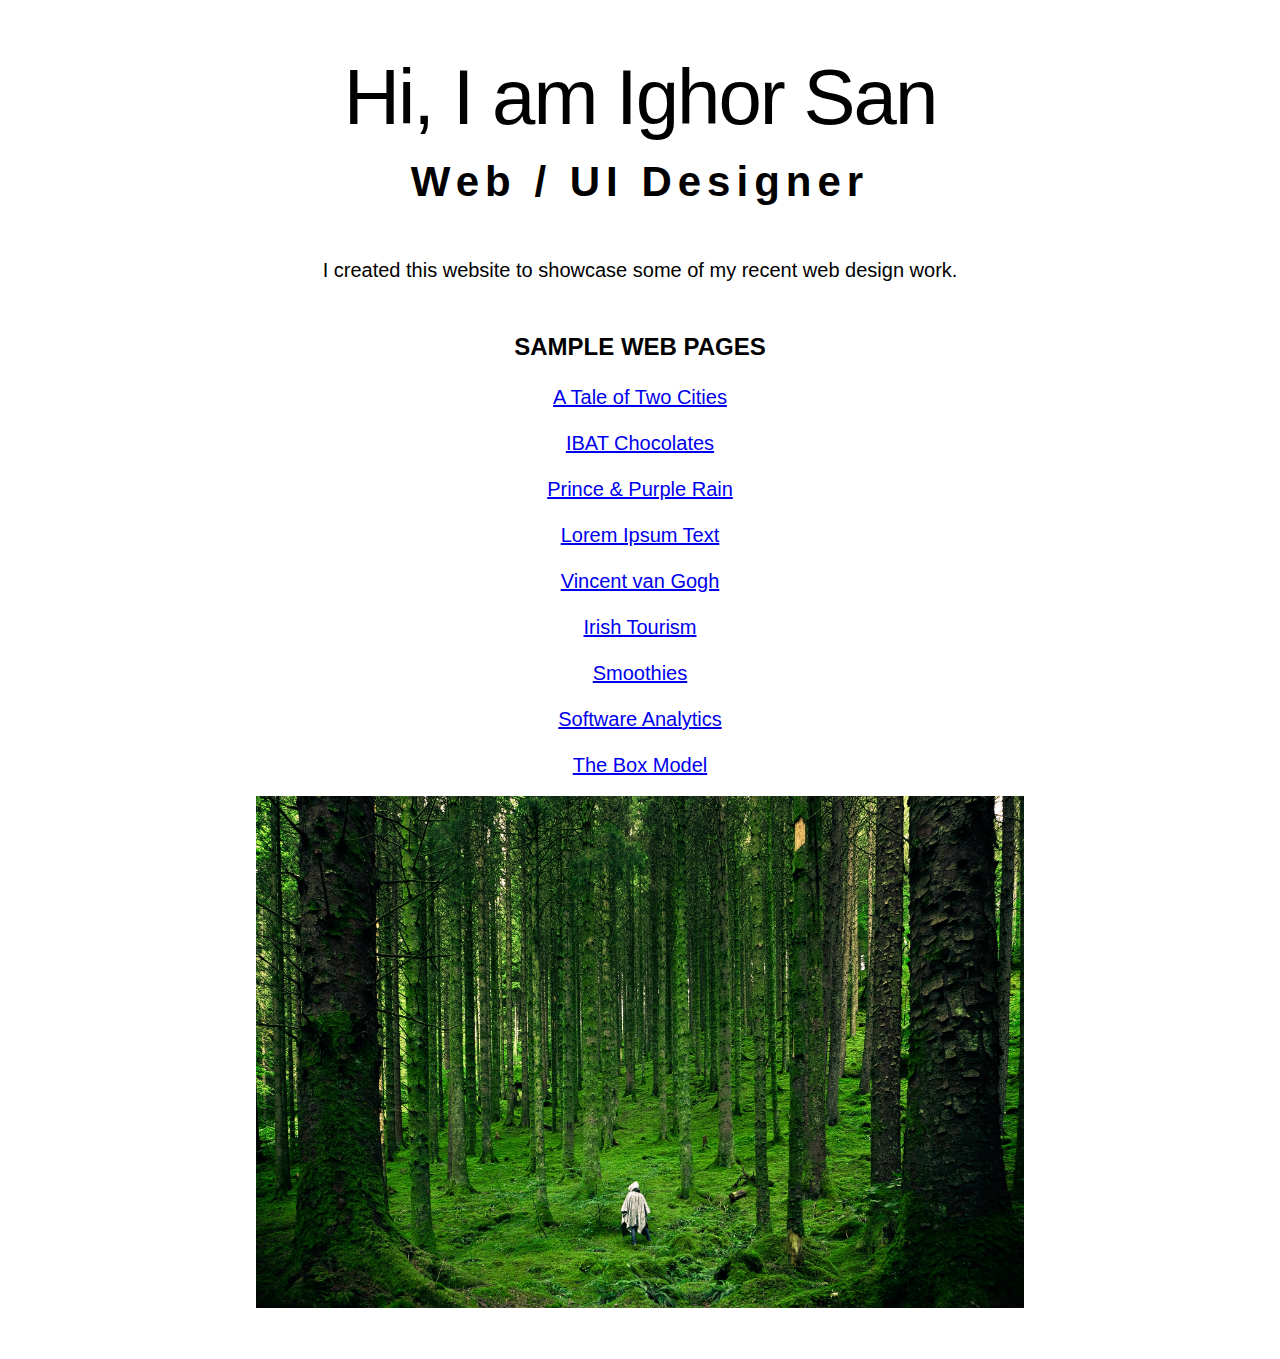
<file: index.html>
<!DOCTYPE html>
<html lang="en">
<head>
    <meta charset="UTF-8">
    <meta http-equiv="X-UA-Compatible" content="IE=edge">
    <meta name="viewport" content="width=device-width, initial-scale=1.0">
    <title>Ighor San | Independent Web and Digital Developer</title>
<meta name="description" content="Freelance Web and Digital Developer crafting innovative online experiences on the web and social media.">
<link rel="stylesheet" href="assets/css/global.css">
</head>

<body>

    <h1>Hi, I am Ighor San</h1>
    
    <h2>Web / UI Designer</h2>

    <p>I created this website to showcase some of my recent web design work.</p>
    
    <h3>Sample Web Pages</h3>
    
    <p><a href="exercises/page-1.html">A Tale of Two Cities</a></p>
    <p><a href="exercises/page-2.html">IBAT Chocolates</a></p>
    <p><a href="exercises/page-3.html">Prince & Purple Rain</a></p>
    <p><a href="exercises/page-4.html">Lorem Ipsum Text</a></p>
    <p><a href="exercises/page-5.html">Vincent van Gogh</a></p> 
    <p><a href="exercises/page-6.html">Irish Tourism</a></p> 
    <p><a href="exercises/page-7.html">Smoothies</a></p> 
    <p><a href="exercises/page-8.html">Software Analytics</a></p>
    <p><a href="exercises/page-9.html">The Box Model</a></p>
    
    <img src="assets/img/pexels-luis-del-río-15286.jpg" alt="Nature">
    <style>

</body>
</html>
</file>
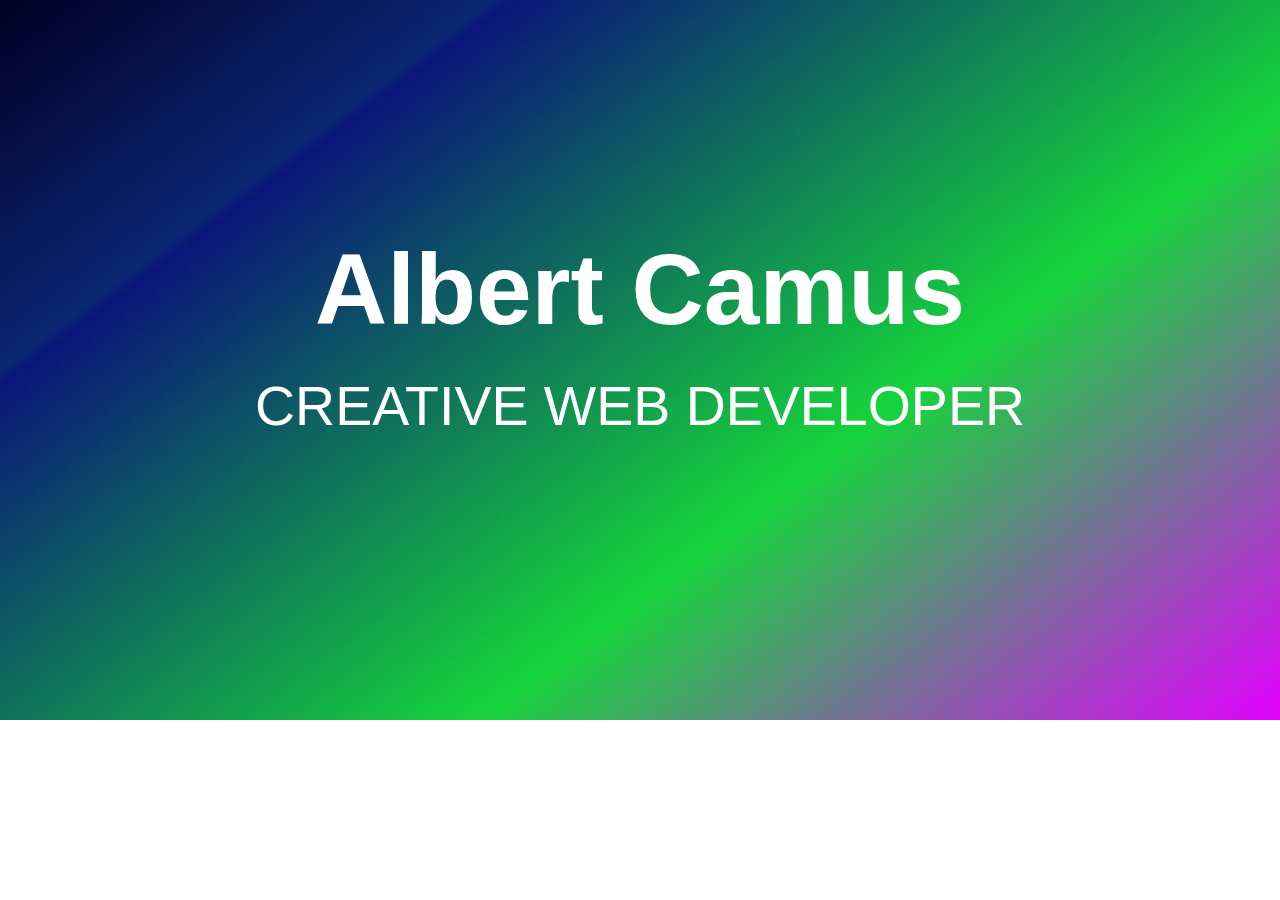
<file: exercises/Hero Block with Text.html>
<!DOCTYPE html>
<html lang="en">
<head>
    <meta charset="UTF-8">
    <meta http-equiv="X-UA-Compatible" content="IE=edge">
    <meta name="viewport" content="width=device-width, initial-scale=1.0">
    <title>Hero Block with Text</title>
    <meta name="description" content="An above-the-fold hero block with animated text and various background colours.">

    <link rel="stylesheet" href="assets/css/hero-text.css">

</head>


<body>

    <!-- hero block -->
    <header class="hero-block text-center">

        <div class="hero-text-container">
            <h1 class="slide-in-top"> Albert Camus</h1>
            <h2 class="slide-in-left">Creative Web Developer</h2>
        </div>

    </header>
    <!-- /hero block -->
    

 

</body>
</html>
</file>
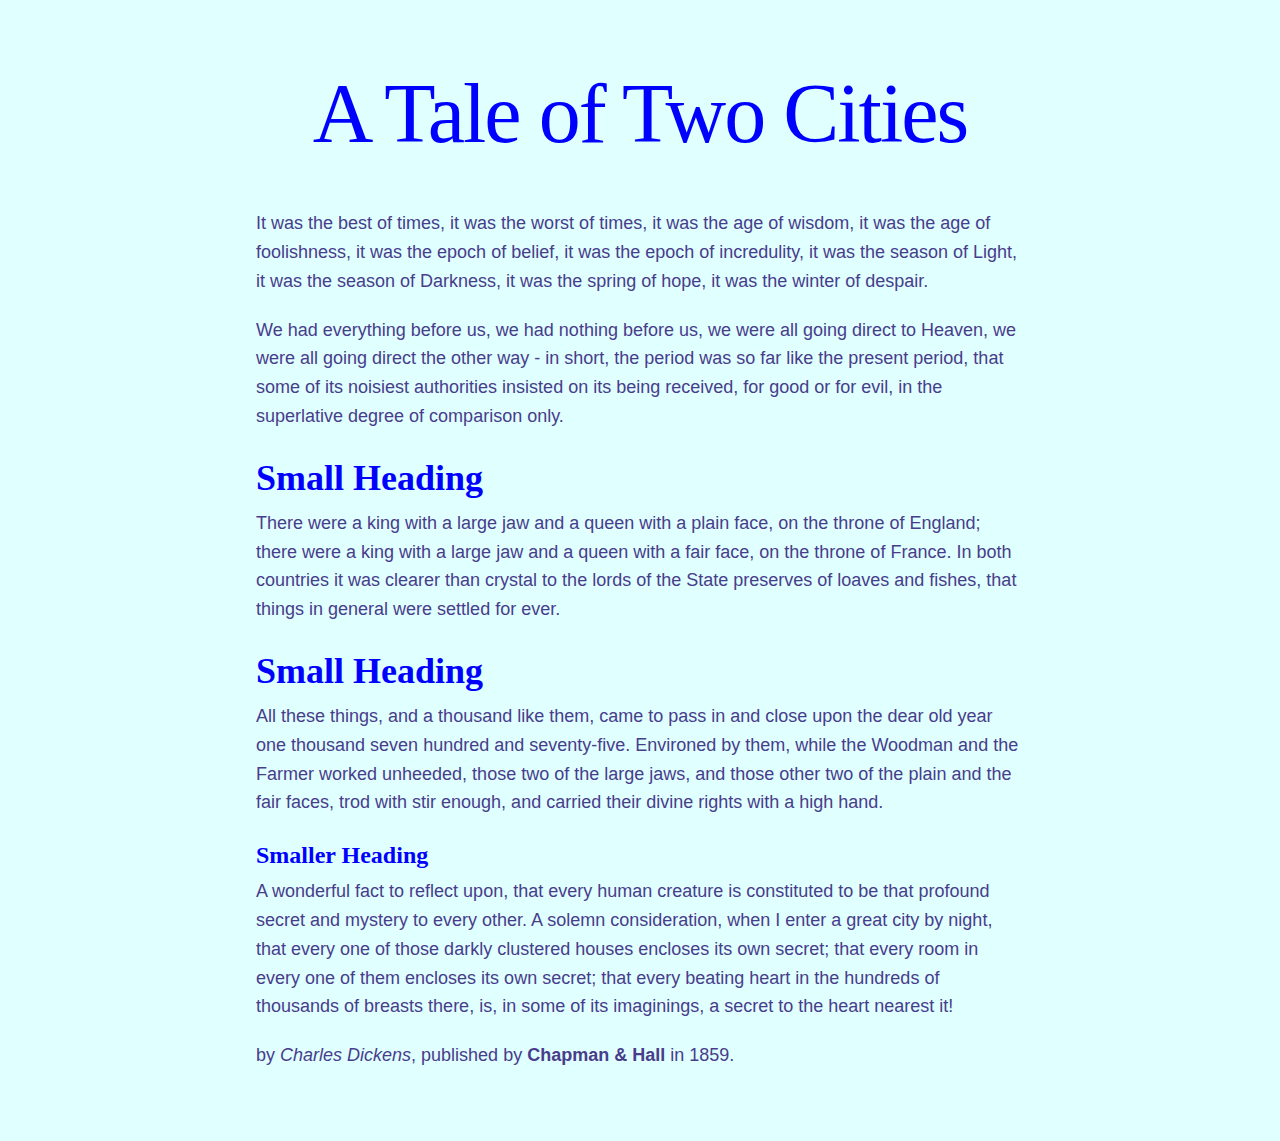
<file: exercises/page-1.html>
<!DOCTYPE html>
<html lang="en">
<head>
    <meta charset="UTF-8">
    <meta http-equiv="X-UA-Compatible" content="IE=edge">
    <meta name="viewport" content="width=device-width, initial-scale=1.0">
    <title>A Tale of Two Cities</title>
    <meta name="description" content="A basic web page containing some text from A Tale of Two Cities, a novel published in 1859 by English author Charles Dickens.">
    <link rel="stylesheet" href="assets/css/style-1.css">
</head>



<body>
 <h1> <A></A> A Tale of Two Cities </h1>

<p>It was the best of times, it was the worst of times, it was the age of wisdom, it was the age of foolishness, it was the epoch of belief, it was the epoch of incredulity, it was the season of Light, it was the season of Darkness, it was the spring of hope, it was the winter of despair.</p>

<p>We had everything before us, we had nothing before us, we were all going direct to Heaven, we were all going direct the other way - in short, the period was so far like the present period, that some of its noisiest authorities insisted on its being received, for good or for evil, in the superlative degree of comparison only.</p>

<h2>Small Heading</h2>
<p>There were a king with a large jaw and a queen with a plain face, on the throne of England; there were a king with a large jaw and a queen with a fair face, on the throne of France. In both countries it was clearer than crystal to the lords of the State preserves of loaves and fishes, that things in general were settled for ever.</p>

<h2>Small Heading</h2>
<p>All these things, and a thousand like them, came to pass in and close upon the dear old year one thousand seven hundred and seventy-five. Environed by them, while the Woodman and the Farmer worked unheeded, those two of the large jaws, and those other two of the plain and the fair faces, trod with stir enough, and carried their divine rights with a high hand.</p>

<h3>Smaller Heading</h3>
<p>A wonderful fact to reflect upon, that every human creature is constituted to be that profound secret and mystery to every other. A solemn consideration, when I enter a great city by night, that every one of those darkly clustered houses encloses its own secret; that every room in every one of them encloses its own secret; that every beating heart in the hundreds of thousands of breasts there, is, in some of its imaginings, a secret to the heart nearest it!</p>

<p>by <i>Charles Dickens</i>, published by <b>Chapman & Hall</b> in 1859.</p>
    

</body>
</html>
</file>
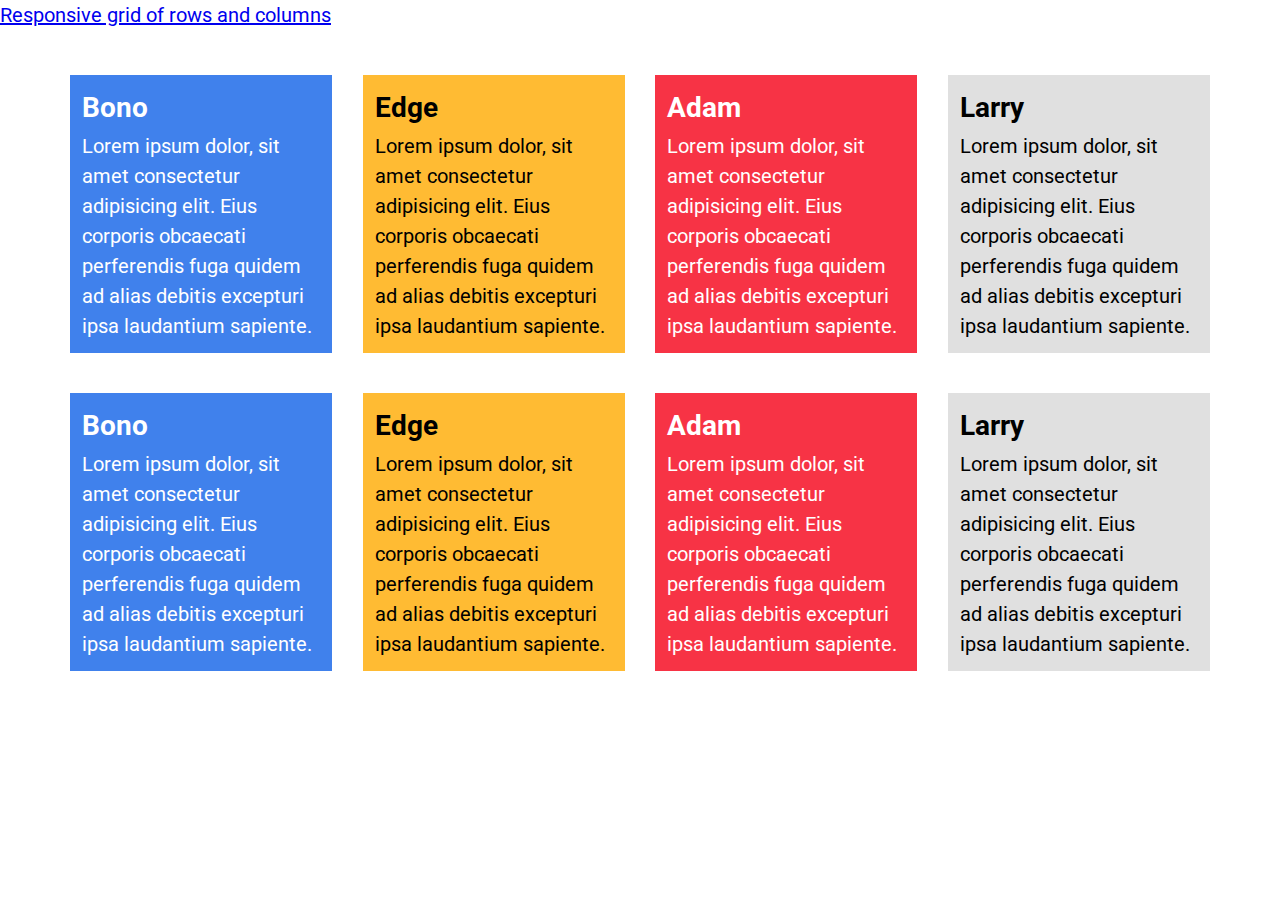
<file: exercises/page-11.html>
<!DOCTYPE html>
<html lang="en">
<head>
    <meta charset="UTF-8">
    <meta name="viewport" content="width=device-width, initial-scale=1.0">

    <title>HTML5 Sample Flexbox Web Page: Four-column Layout.</title>
    <meta name="description" content="Using CSS flexbox to create a web page with a four-column layout."> 

    <link rel="stylesheet" href="assets/css/style-11.css">

    <!-- Google Fonts -->
    <link rel="preconnect" href="https://fonts.gstatic.com">
    <link href="https://fonts.googleapis.com/css2?family=Roboto:ital,wght@0,400;0,700;1,400;1,700&display=swap" rel="stylesheet"> 
    <p><a href="exercises/page-11.html">Responsive grid of rows and columns</a></p>

</head>


<body>
    <main>
        <article>
        
            <section>
<div class="container-flexbox">

    <div class="bono">  
        <h3>Bono</h3>
        <p>Lorem ipsum dolor, sit amet consectetur adipisicing elit. Eius corporis obcaecati perferendis fuga quidem ad alias debitis excepturi ipsa laudantium sapiente.</p> 
    </div>

    
    <div class="edge">
        <h3>Edge</h3>
        <p>Lorem ipsum dolor, sit amet consectetur adipisicing elit. Eius corporis obcaecati perferendis fuga quidem ad alias debitis excepturi ipsa laudantium sapiente.</p> 
    </div>
    
    <div class="adam">
        <h3>Adam</h3>
        <p>Lorem ipsum dolor, sit amet consectetur adipisicing elit. Eius corporis obcaecati perferendis fuga quidem ad alias debitis excepturi ipsa laudantium sapiente.</p> 
    </div>
    
    <div class="larry">
        <h3>Larry</h3>
        <p>Lorem ipsum dolor, sit amet consectetur adipisicing elit. Eius corporis obcaecati perferendis fuga quidem ad alias debitis excepturi ipsa laudantium sapiente.</p> 
    </div>


    <div class="bono">  
        <h3>Bono</h3>
        <p>Lorem ipsum dolor, sit amet consectetur adipisicing elit. Eius corporis obcaecati perferendis fuga quidem ad alias debitis excepturi ipsa laudantium sapiente.</p> 
    </div>

    
    <div class="edge">
        <h3>Edge</h3>
        <p>Lorem ipsum dolor, sit amet consectetur adipisicing elit. Eius corporis obcaecati perferendis fuga quidem ad alias debitis excepturi ipsa laudantium sapiente.</p> 
    </div>
    
    <div class="adam">
        <h3>Adam</h3>
        <p>Lorem ipsum dolor, sit amet consectetur adipisicing elit. Eius corporis obcaecati perferendis fuga quidem ad alias debitis excepturi ipsa laudantium sapiente.</p> 
    </div>
    
    <div class="larry">
        <h3>Larry</h3>
        <p>Lorem ipsum dolor, sit amet consectetur adipisicing elit. Eius corporis obcaecati perferendis fuga quidem ad alias debitis excepturi ipsa laudantium sapiente.</p> 
    </div>

</div>    

</section>

</article>
</main>

</body>
</html>
</file>
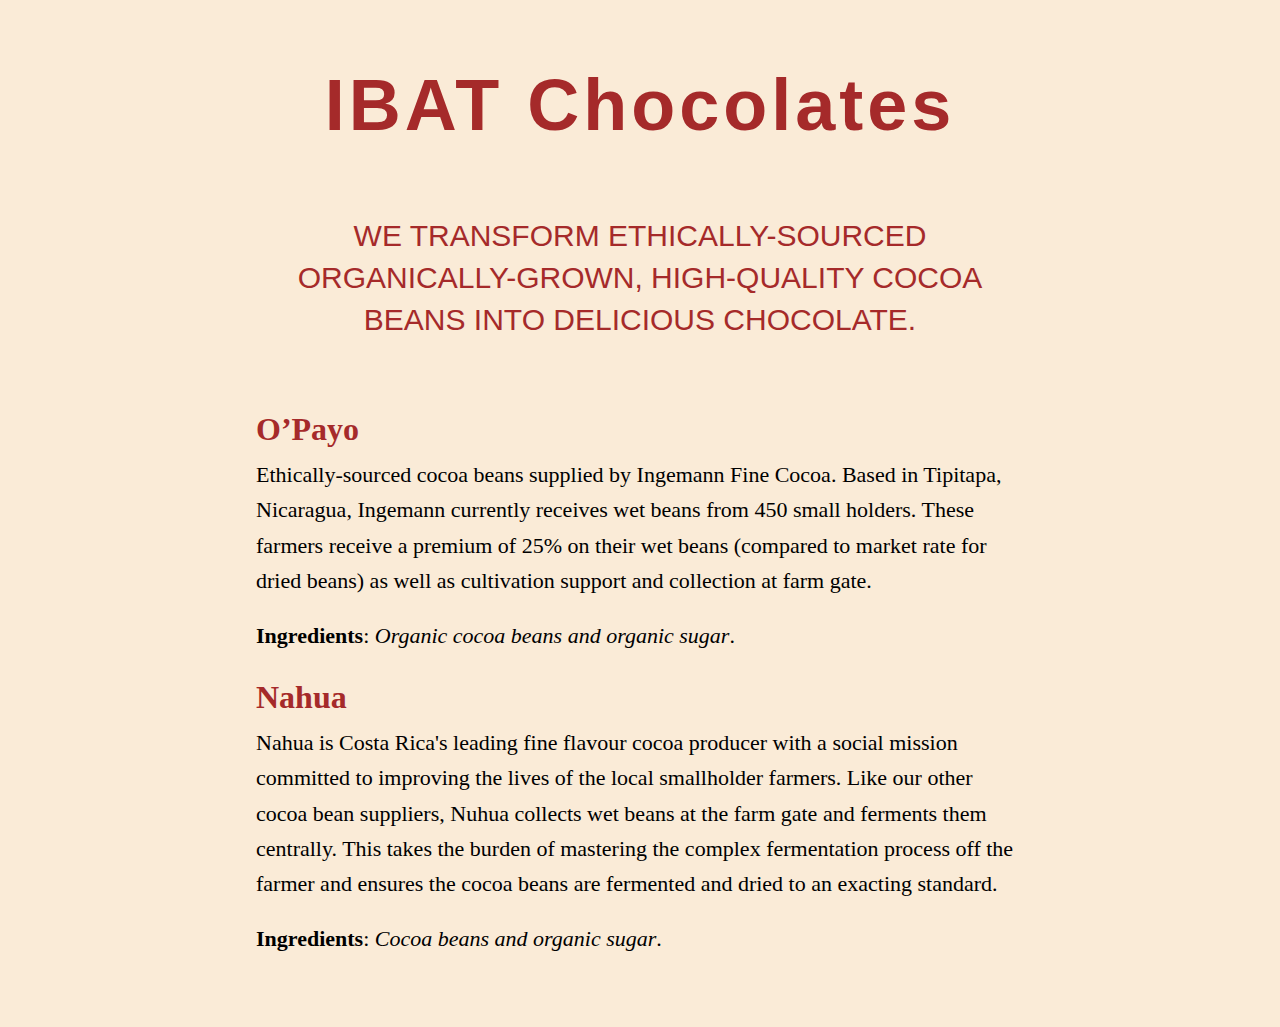
<file: exercises/page-2.html>
<!DOCTYPE html>
<html lang="en">
<head>
    <meta charset="UTF-8">
    <meta http-equiv="X-UA-Compatible" content="IE=edge">
    <meta name="viewport" content="width=
    
    , initial-scale=1.0">
    <title>ibat chocolates</title>
    <meta name="description" content="We transform ethically-sourced organically-grown, high-quality cocoa beans into delicious chocolate.">
    <link rel="stylesheet" href="assets/css/style-2.css"> 
</head>



<body>
    <h1>IBAT Chocolates</h1>

    <h2>We transform ethically-sourced organically-grown, high-quality cocoa beans into delicious chocolate.</h2>
    
    <h3>O’Payo</h3>
    <p>Ethically-sourced cocoa beans supplied by Ingemann Fine Cocoa. Based in Tipitapa, Nicaragua, Ingemann currently receives wet beans from 450 small holders. These farmers receive a premium of 25% on their wet beans (compared to market rate for dried beans) as well as cultivation support and collection at farm gate.</p>
    
    <p><b>Ingredients</b>: <i>Organic cocoa beans and organic sugar</i>.</p>
    
    <h3>Nahua</h3>
    <p>Nahua is Costa Rica's leading fine flavour cocoa producer with a social mission committed to improving the lives of the local smallholder farmers. Like our other cocoa bean suppliers, Nuhua collects wet beans at the farm gate and ferments them centrally. This takes the burden of mastering the complex fermentation process off the farmer and ensures the cocoa beans are fermented and dried to an exacting standard.</p>
    
    <p><b>Ingredients</b>: <i>Cocoa beans and organic sugar</i>.</p>   

</body>
</html>
</file>
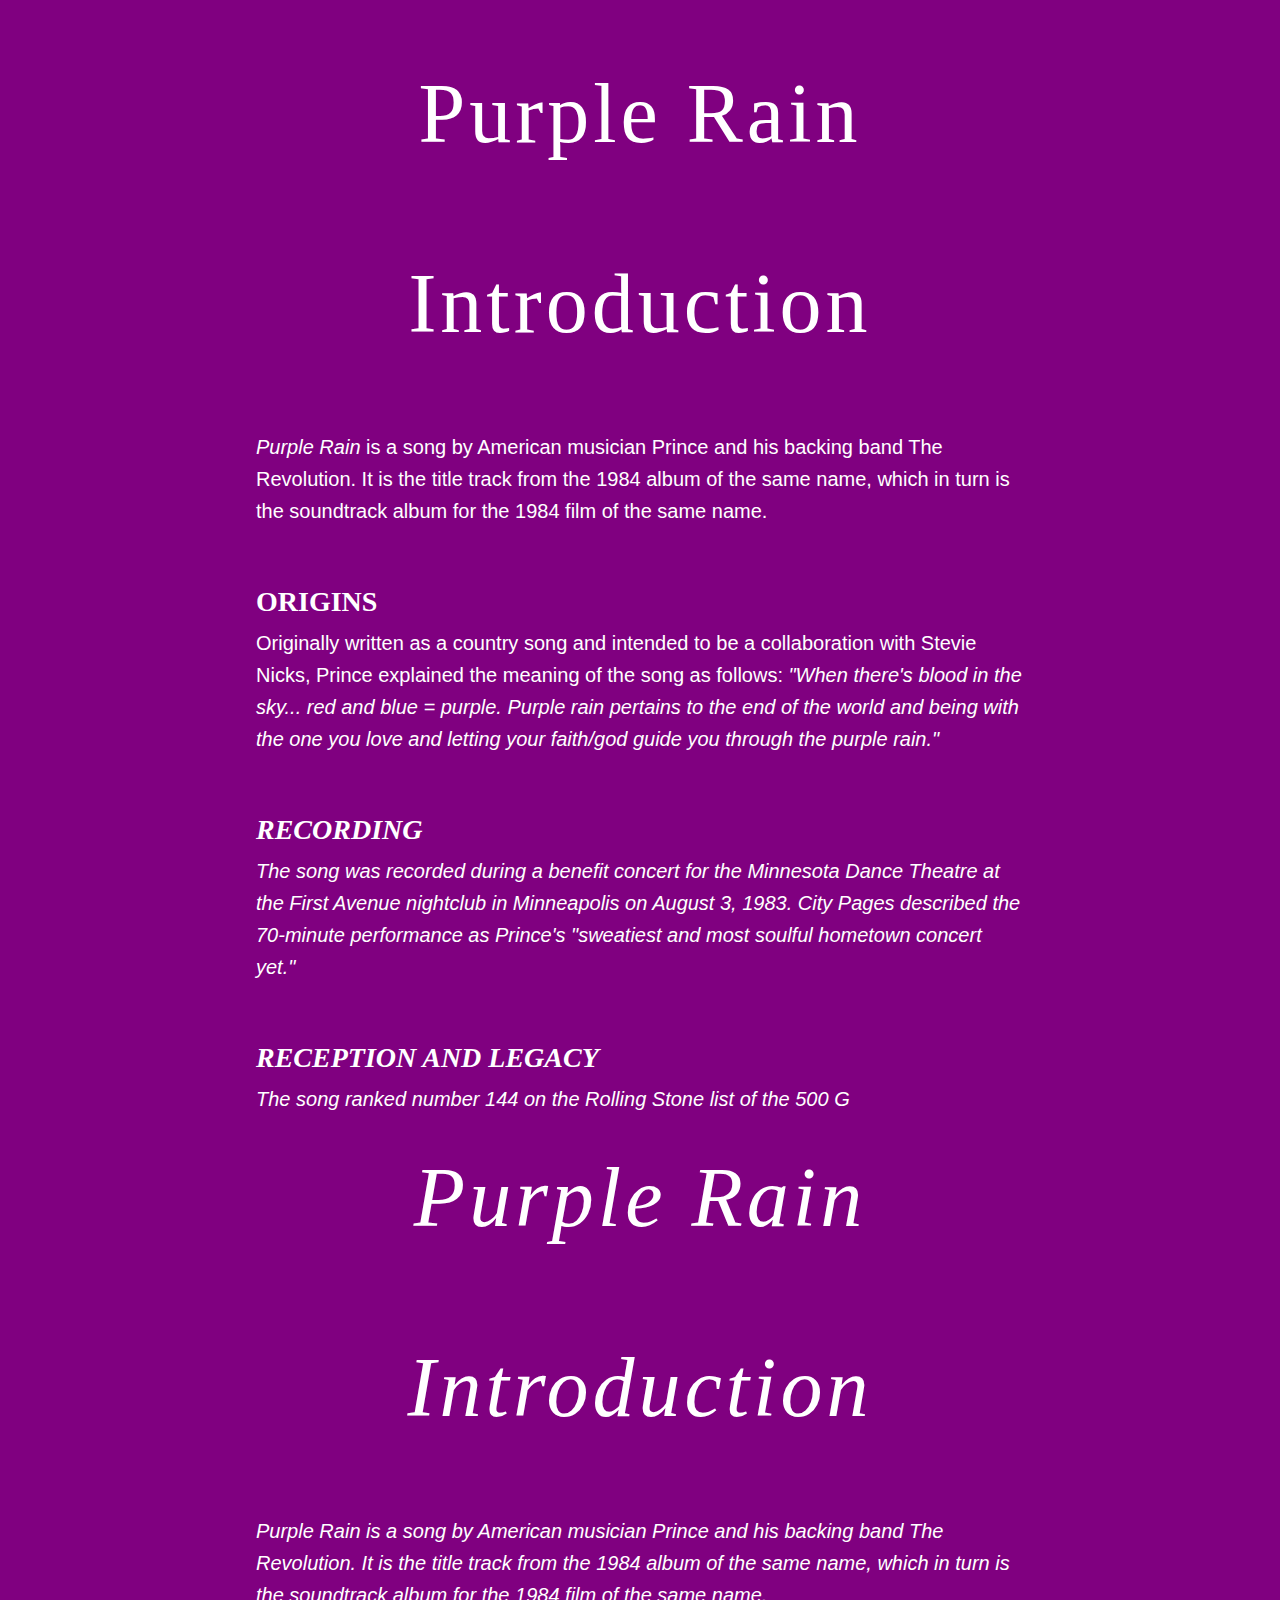
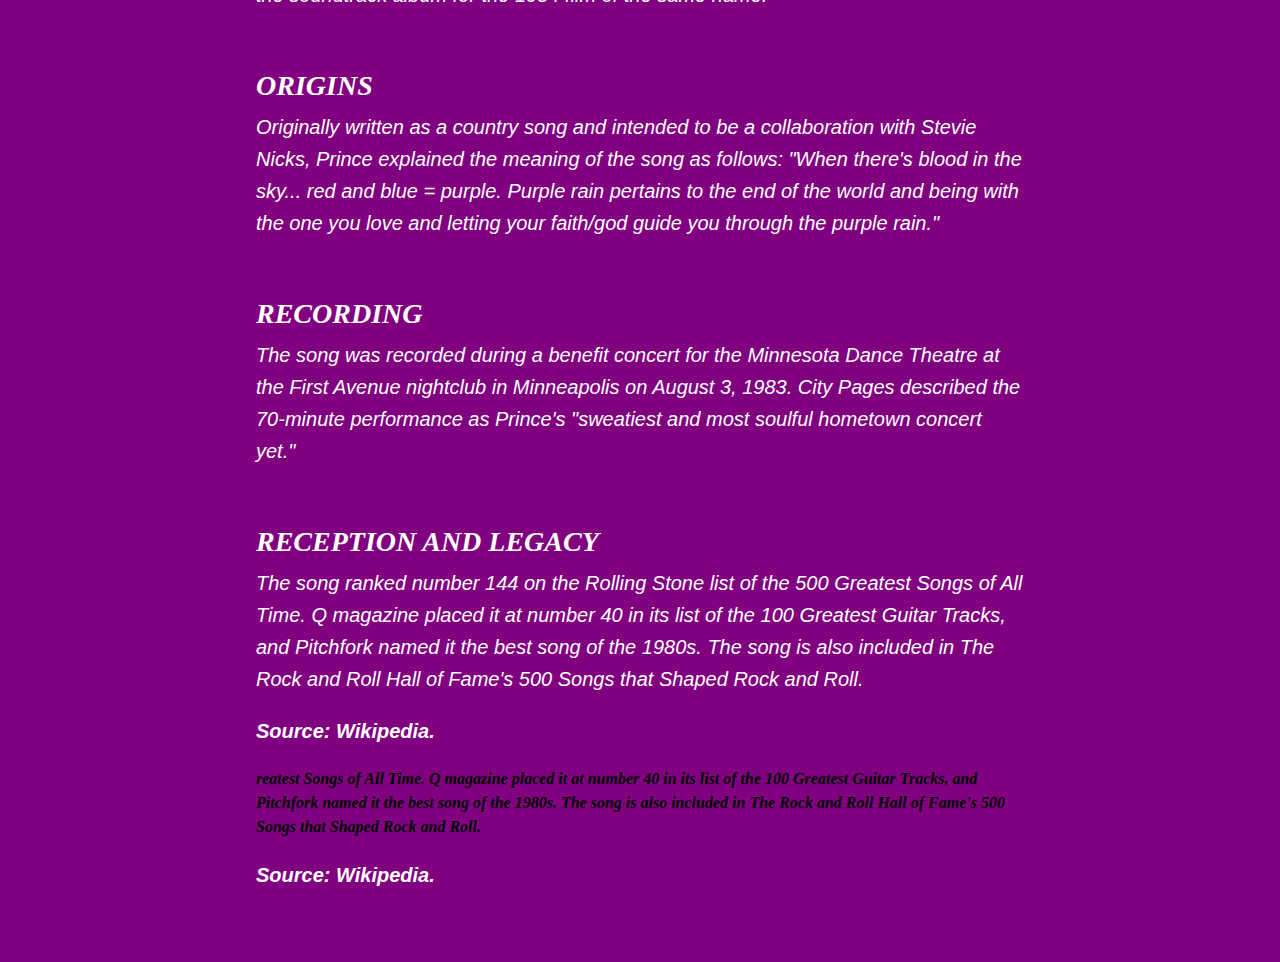
<file: exercises/page-3.html>
<!DOCTYPE html>
<html lang="en">
<head>
<head>     
    <meta charset="UTF-8">
    <meta name="viewport" content="width=device-width, initial-scale=1.0">
    <title>Purple Rain</title>
    <title>When Doves Cry</title>
    <meta name="description" content="A basic web page containing some text from Wikipedia about the 1983-recorded song Purple Rain by Prince">
    <link rel="stylesheet" href="assets/css/style-3.css">
</head>

</body>

<h1>Purple Rain<h1>

<h1>Introduction</h1>
<p><i>Purple Rain</i> is a song by American musician Prince and his backing band The Revolution. It is the title track from the 1984 album of the same name, which in turn is the soundtrack album for the 1984 film of the same name.<p>

<h2>Origins</h2>
<p>Originally written as a country song and intended to be a collaboration with Stevie Nicks, Prince explained the meaning of the song as follows: <i>"When there's blood in the sky... red and blue = purple. Purple rain pertains to the end of the world and being with the one you love and letting your faith/god guide you through the purple rain."<i></p>

<h2>Recording</h2>
<p>The song was recorded during a benefit concert for the Minnesota Dance Theatre at the First Avenue nightclub in Minneapolis on August 3, 1983. <i>City Pages</i> described the 70-minute performance as Prince's "sweatiest and most soulful hometown concert yet."</p>

<h2>Reception and legacy</h3>
<p>The song ranked number 144 on the Rolling Stone list of the 500 G
    <!DOCTYPE html>
    <html lang="en">
    <head>
    <head>     
        <meta charset="UTF-8">
        <meta name="viewport" content="width=device-width, initial-scale=1.0">
        <title>Purple Rain</title>
        <title>When Doves Cry</title>
        <meta name="description" content="A basic web page containing some text from Wikipedia about the 1983-recorded song Purple Rain by Prince">
    </head>
    
    </body>
    
    <h1>Purple Rain<h1>
    
    <h1>Introduction</h1>
    <p><i>Purple Rain</i> is a song by American musician Prince and his backing band The Revolution. It is the title track from the 1984 album of the same name, which in turn is the soundtrack album for the 1984 film of the same name.<p>
    
    <h2>Origins</h2>
    <p>Originally written as a country song and intended to be a collaboration with Stevie Nicks, Prince explained the meaning of the song as follows: <i>"When there's blood in the sky... red and blue = purple. Purple rain pertains to the end of the world and being with the one you love and letting your faith/god guide you through the purple rain."<i></p>
    
    <h2>Recording</h2>
    <p>The song was recorded during a benefit concert for the Minnesota Dance Theatre at the First Avenue nightclub in Minneapolis on August 3, 1983. <i>City Pages</i> described the 70-minute performance as Prince's "sweatiest and most soulful hometown concert yet."</p>
    
    <h2>Reception and legacy</h3>
    <p>The song ranked number 144 on the Rolling Stone list of the 500 Greatest Songs of All Time. Q magazine placed it at number 40 in its list of the 100 Greatest Guitar Tracks, and Pitchfork named it the best song of the 1980s. The song is also included in The Rock and Roll Hall of Fame's 500 Songs that Shaped Rock and Roll.</p>
    
    <p><b>Source<b>: <i>Wikipedia</i>.</p>
    
    <body>
    </html>reatest Songs of All Time. Q magazine placed it at number 40 in its list of the 100 Greatest Guitar Tracks, and Pitchfork named it the best song of the 1980s. The song is also included in The Rock and Roll Hall of Fame's 500 Songs that Shaped Rock and Roll.</p>

<p><b>Source<b>: <i>Wikipedia</i>.</p>

<body>
</html>
</file>
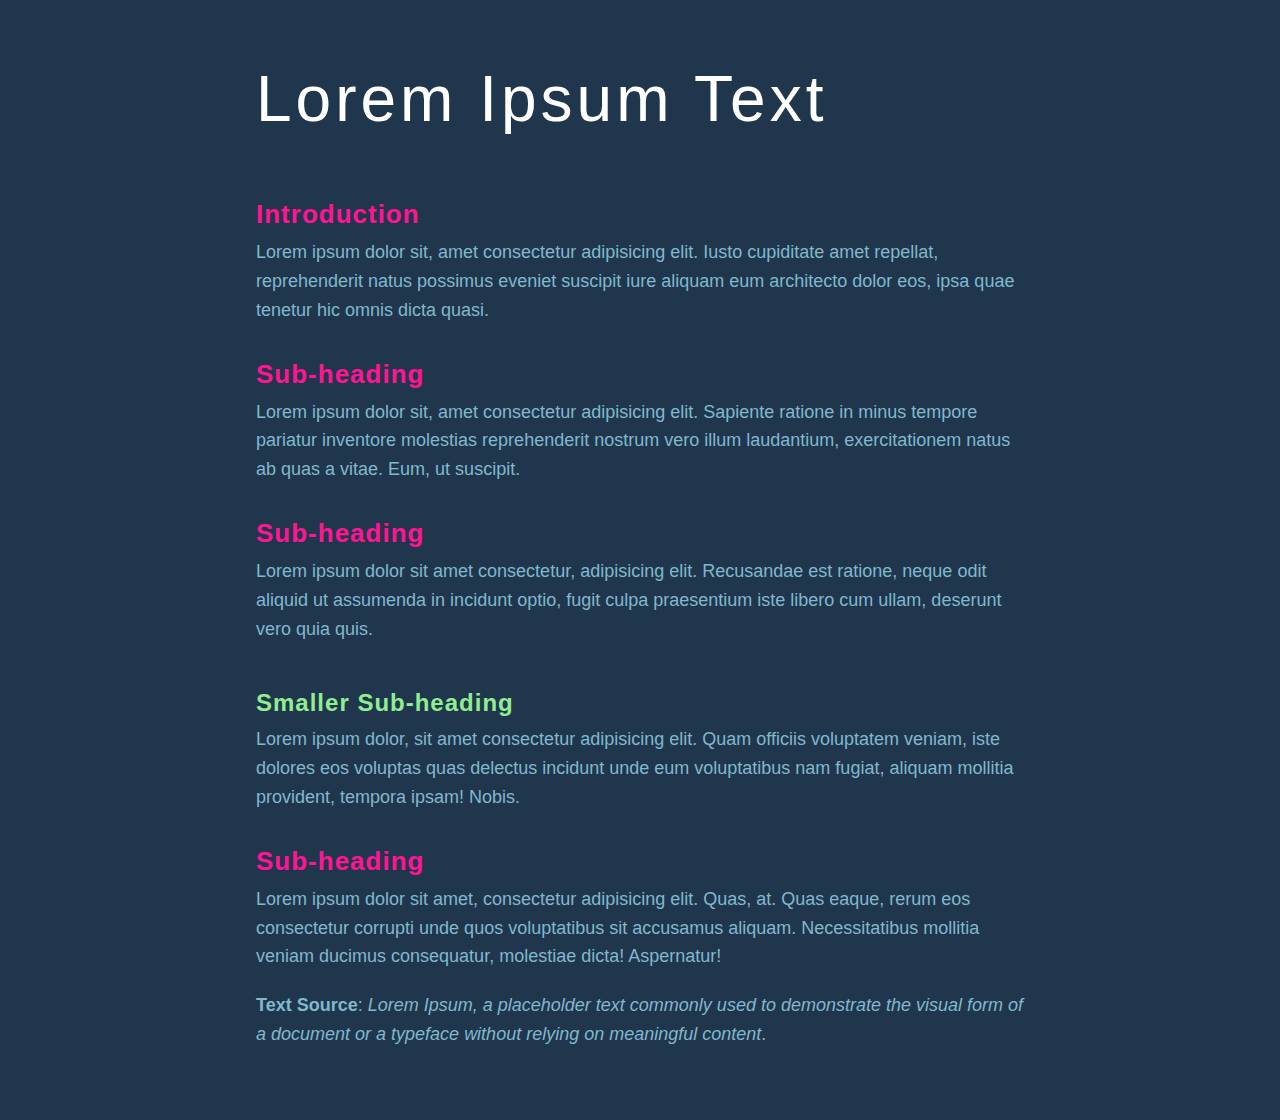
<file: exercises/page-4.html>
<!DOCTYPE html>
<html lang="en">

<head>
    <meta charset="UTF-8">
    <meta name="viewport" content="width=device-width, initial-scale=1.0">
    <title>Lorem Ipsum Text</title>
    <meta name="description" content="A basic web page containing some placeholder text created with Lorem Ipsum.">
    <link rel="stylesheet" href="assets/css/style-4.css">
</head>

<body>

<h1>Lorem Ipsum Text</h1>

<h2>Introduction</h2>
<p>Lorem ipsum dolor sit, amet consectetur adipisicing elit. Iusto cupiditate amet repellat, reprehenderit natus possimus eveniet suscipit iure aliquam eum architecto dolor eos, ipsa quae tenetur hic omnis dicta quasi.</p>

<h2>Sub-heading</h2>
<p>Lorem ipsum dolor sit, amet consectetur adipisicing elit. Sapiente ratione in minus tempore pariatur inventore molestias reprehenderit nostrum vero illum laudantium, exercitationem natus ab quas a vitae. Eum, ut suscipit.</p>

<h2>Sub-heading</h2>
<p>Lorem ipsum dolor sit amet consectetur, adipisicing elit. Recusandae est ratione, neque odit aliquid ut assumenda in incidunt optio, fugit culpa praesentium iste libero cum ullam, deserunt vero quia quis.</p>

<h3>Smaller Sub-heading</h3>
<p>Lorem ipsum dolor, sit amet consectetur adipisicing elit. Quam officiis voluptatem veniam, iste dolores eos voluptas quas delectus incidunt unde eum voluptatibus nam fugiat, aliquam mollitia provident, tempora ipsam! Nobis.</p>

<h2>Sub-heading</h2>
<p>Lorem ipsum dolor sit amet, consectetur adipisicing elit. Quas, at. Quas eaque, rerum eos consectetur corrupti unde quos voluptatibus sit accusamus aliquam. Necessitatibus mollitia veniam ducimus consequatur, molestiae dicta! Aspernatur!</p>

<p><b>Text Source</b>: <i>Lorem Ipsum, a placeholder text commonly used to demonstrate the visual form of a document or a typeface without relying on meaningful content</i>.</p>
</body>
</html>
</file>
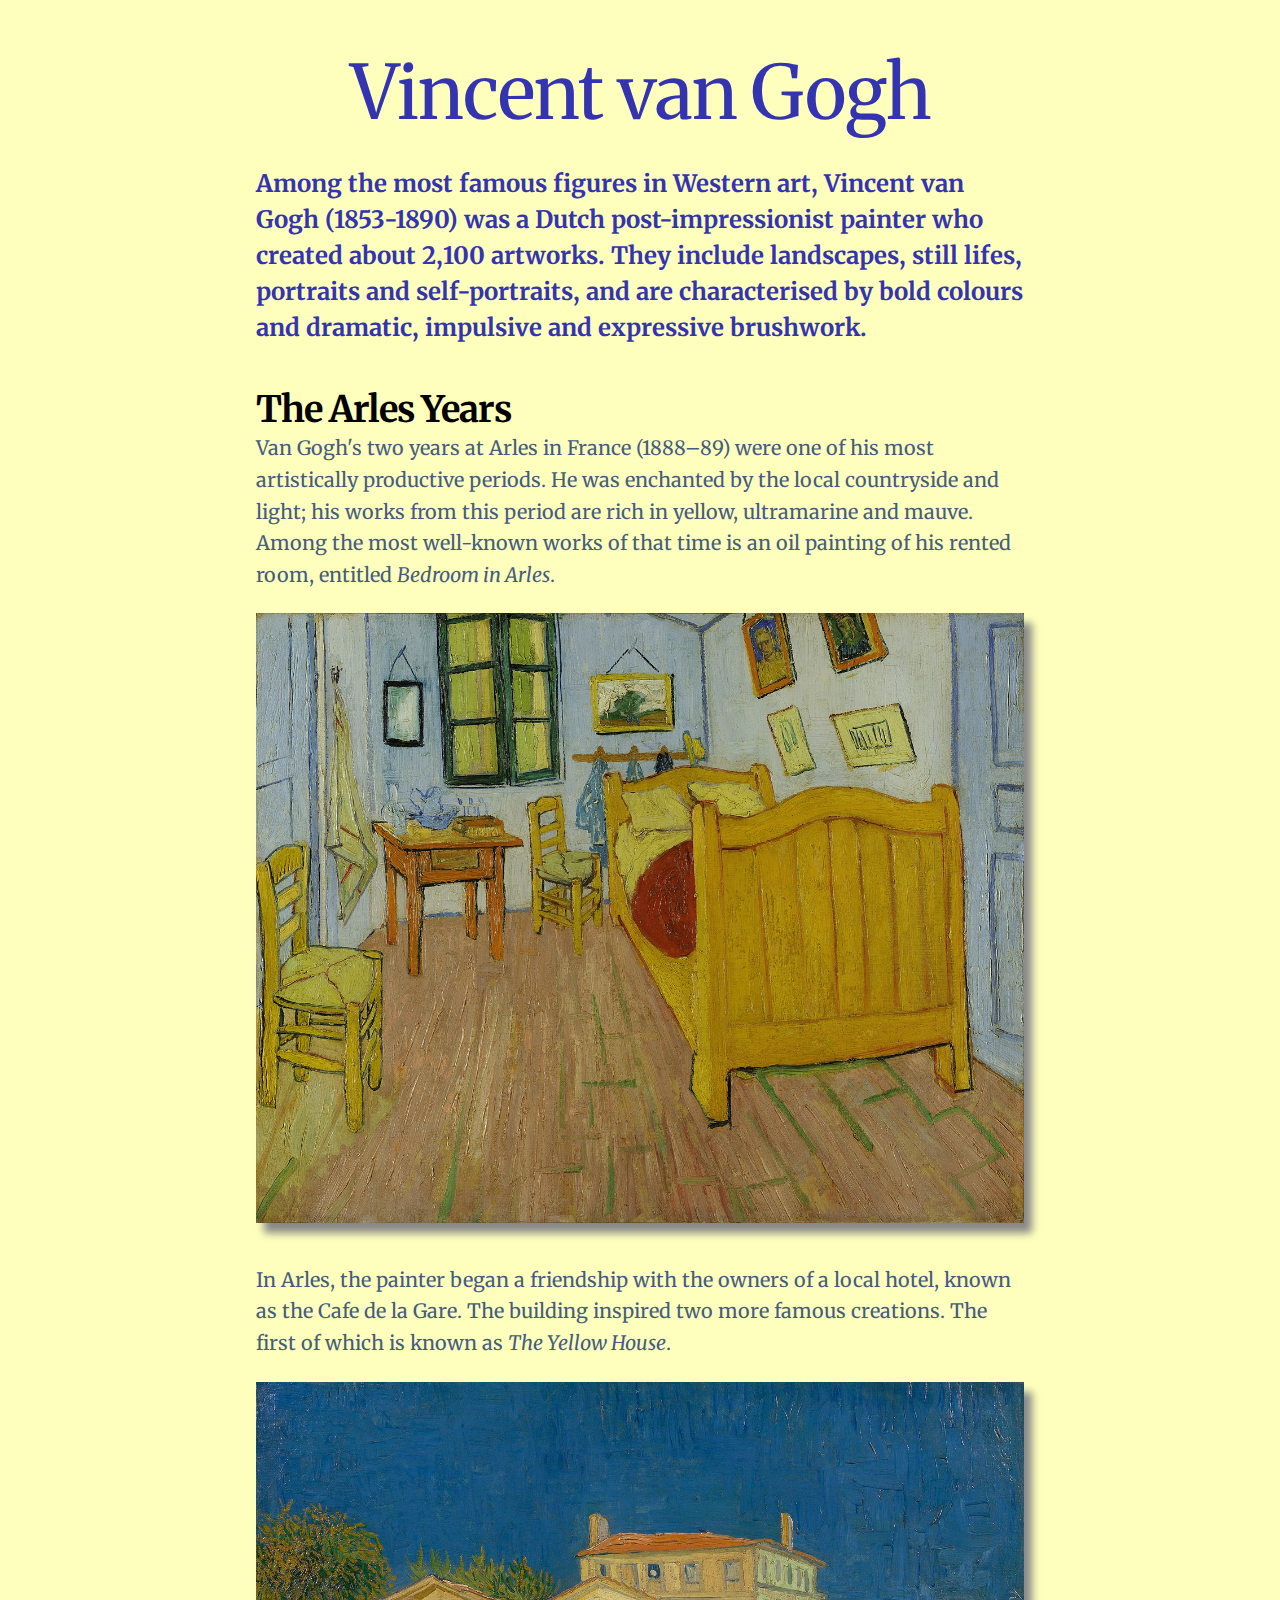
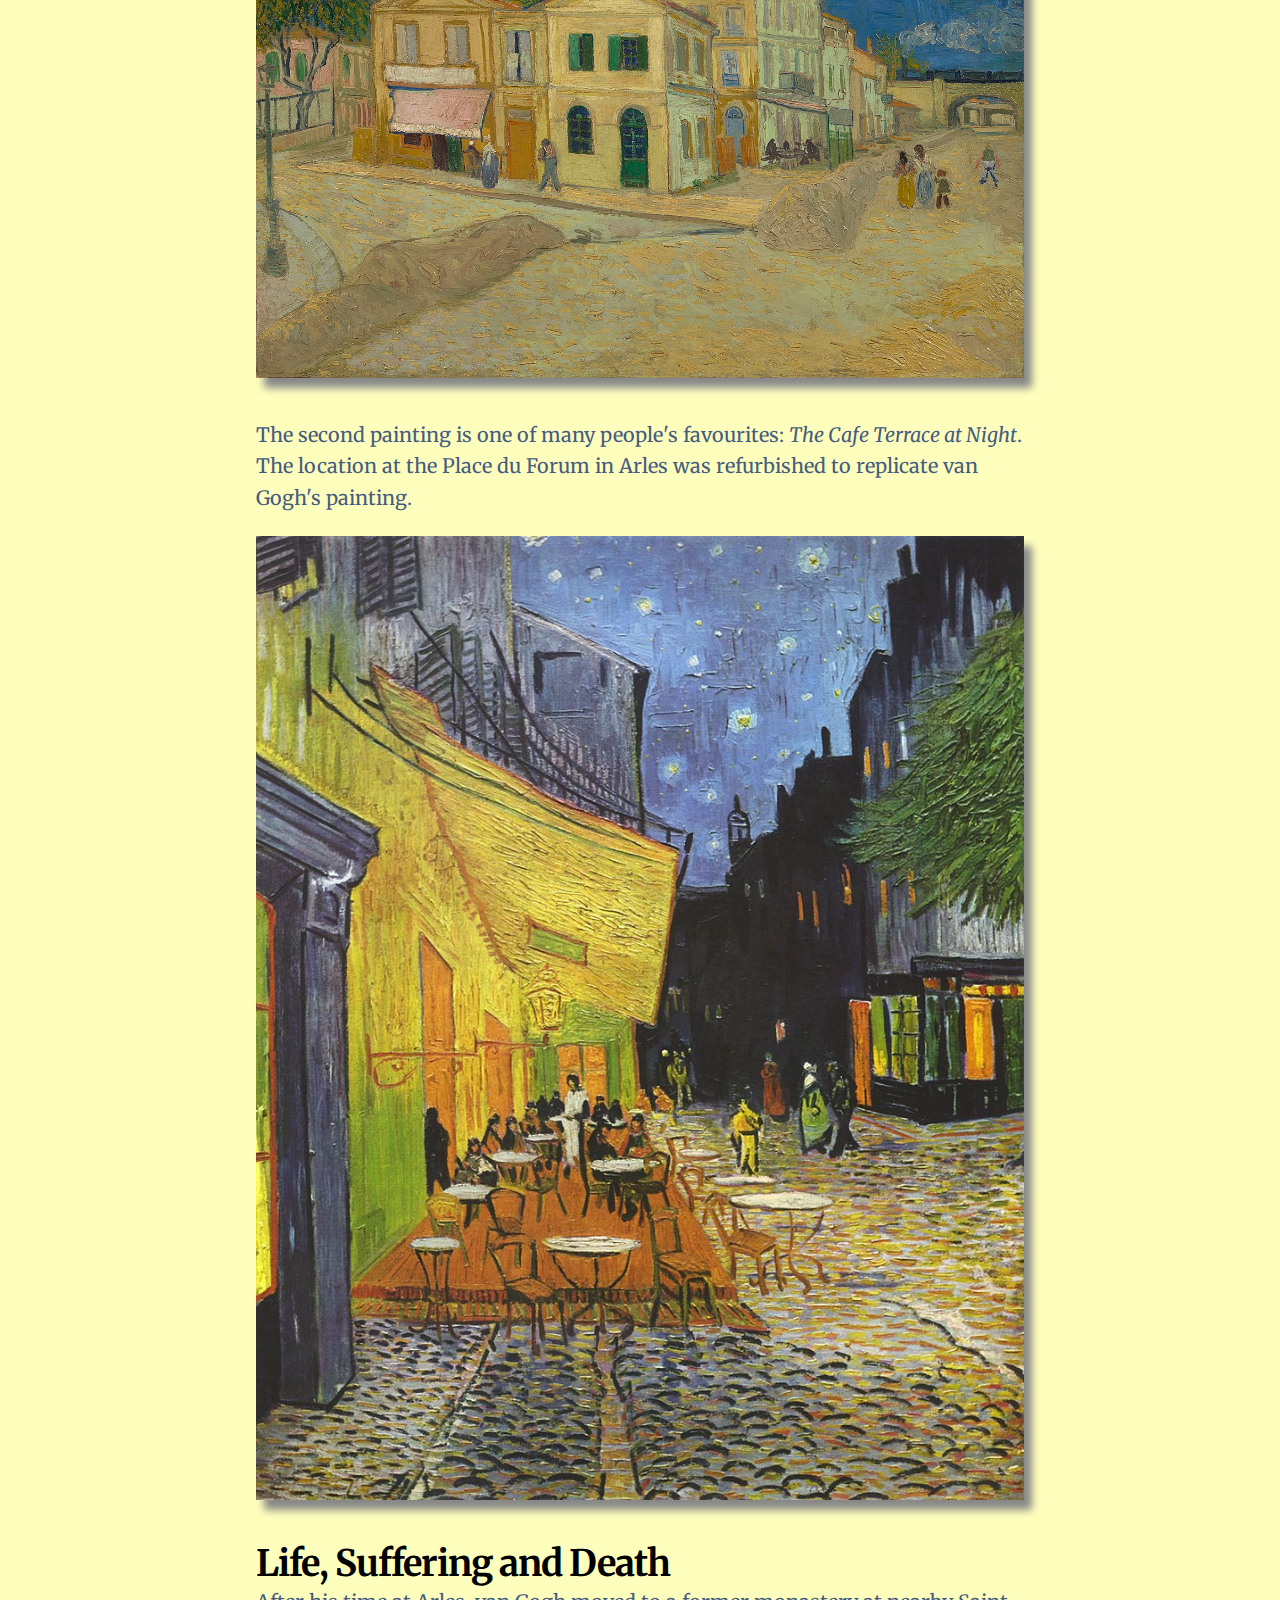
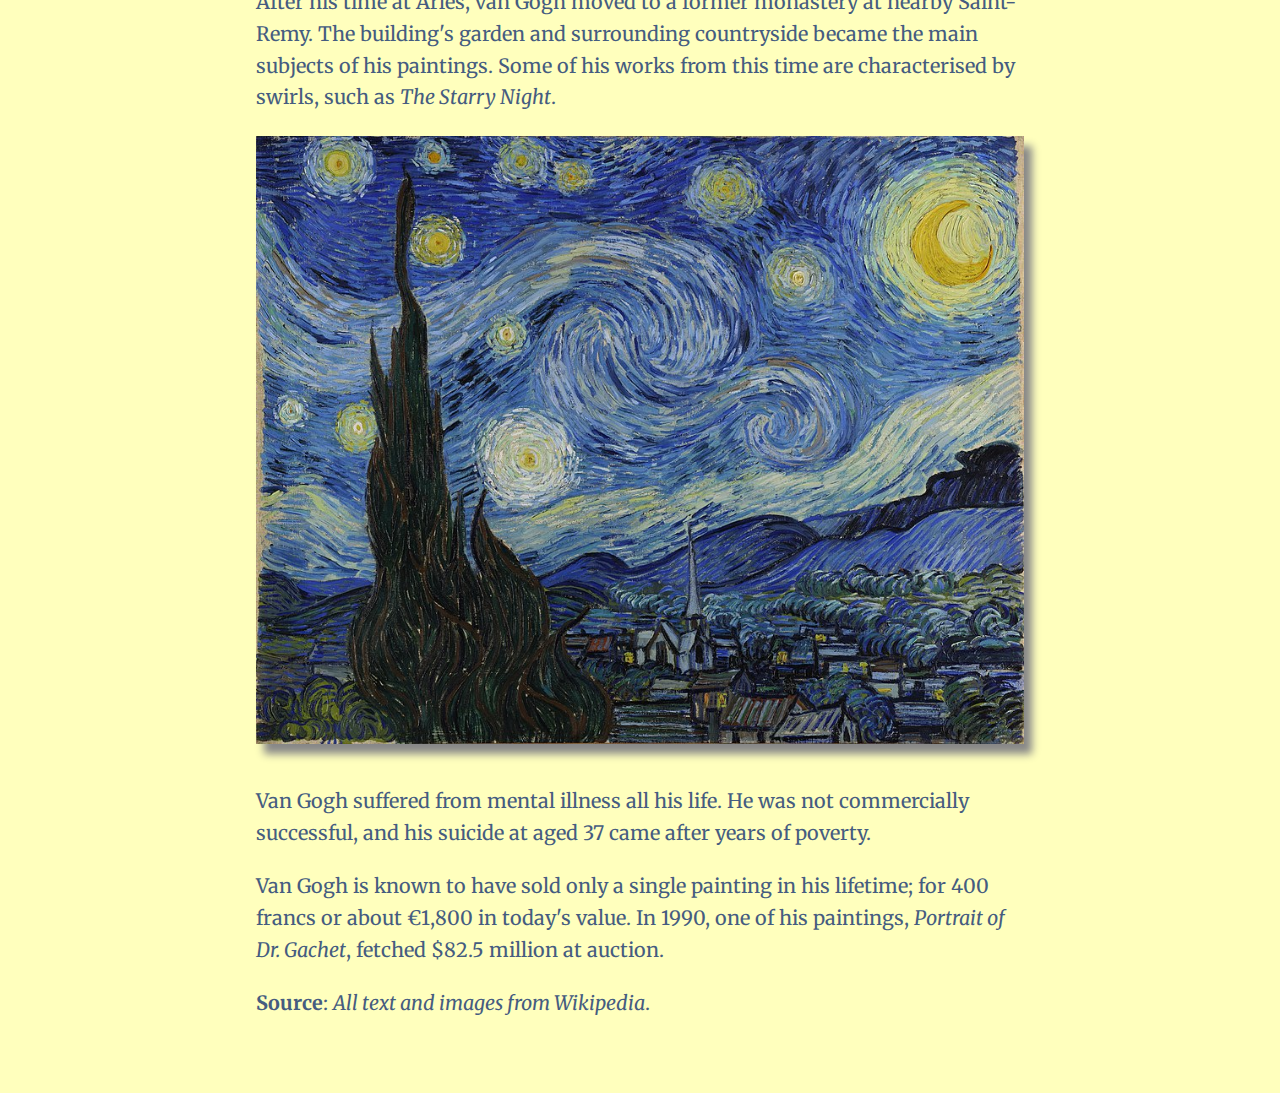
<file: exercises/page-5.html>
<!DOCTYPE html>
<html lang="en">
<head>
    <meta charset="UTF-8">
    <meta name="viewport" content="width=device-width, initial-scale=1.0">

    <title>Vincent van Gogh</title>
    <meta name="description" content="The Dutch post-impressionist whose works are characterised by bold colours and dramatic, impulsive and expressive brushwork.">

    <link rel="stylesheet" href="assets/css/style-5.css">
    <link rel="preconnect" href="https://fonts.googleapis.com">
<link rel="preconnect" href="https://fonts.gstatic.com" crossorigin>
<link href="https://fonts.googleapis.com/css2?family=Merriweather&display=swap" rel="stylesheet">

</head>


<body>
    
<h1>Vincent van Gogh</h1>

<h2>Among the most famous figures in Western art, Vincent van Gogh (1853-1890) was a Dutch post-impressionist painter who created about 2,100 artworks. They include landscapes, still lifes, portraits and self-portraits, and are characterised by bold colours and dramatic, impulsive and expressive brushwork.</h2>

<h3>The Arles Years</h3>
<p>Van Gogh's two years at Arles in France (1888–89) were one of his most artistically productive periods. He was enchanted by the local countryside and light; his works from this period are rich in yellow, ultramarine and mauve. Among the most well-known works of that time is an oil painting of his rented room, entitled <i>Bedroom in Arles</i>.</p>

<img src="assets/img/bedroom-arles-van-gogh.jpg" alt="Bedroom in Arles, van Gogh">

<p>In Arles, the painter began a friendship with the owners of a local hotel, known as the Cafe de la Gare. The building inspired two more famous creations. The first of which is known as <i>The Yellow House</i>.</p>

<img src="assets/img/yellow-house-van-gogh.jpg" alt="The Yellow House, van Gogh">

<p>The second painting is one of many people's favourites: <i>The Cafe Terrace at Night</i>. The location at the Place du Forum in Arles was refurbished to replicate van Gogh's painting.</p>

<img src="assets/img/cafe-terrace-at-night-van-gogh.jpg" alt="The Cafe Terrace at Night, van Gogh">

<h3>Life, Suffering and Death</h3>

<p>After his time at Arles, van Gogh moved to a former monastery at nearby Saint-Remy. The building's garden and surrounding countryside became the main subjects of his paintings. Some of his works from this time are characterised by swirls, such as <i>The Starry Night</i>.</p>

<img src="assets/img/starry-night-van-gogh.jpg" alt="Starry Night, van Gogh">

<p>Van Gogh suffered from mental illness all his life. He was not commercially successful, and his suicide at aged 37 came after years of poverty.</p>

<p>Van Gogh is known to have sold only a single painting in his lifetime; for 400 francs or about €1,800 in today's value. In 1990, one of his paintings, <i>Portrait of Dr. Gachet</i>, fetched $82.5 million at auction.</p>



<p><b>Source</b>: <i>All text and images from Wikipedia</i>.</p>

</body>
</html>
</file>
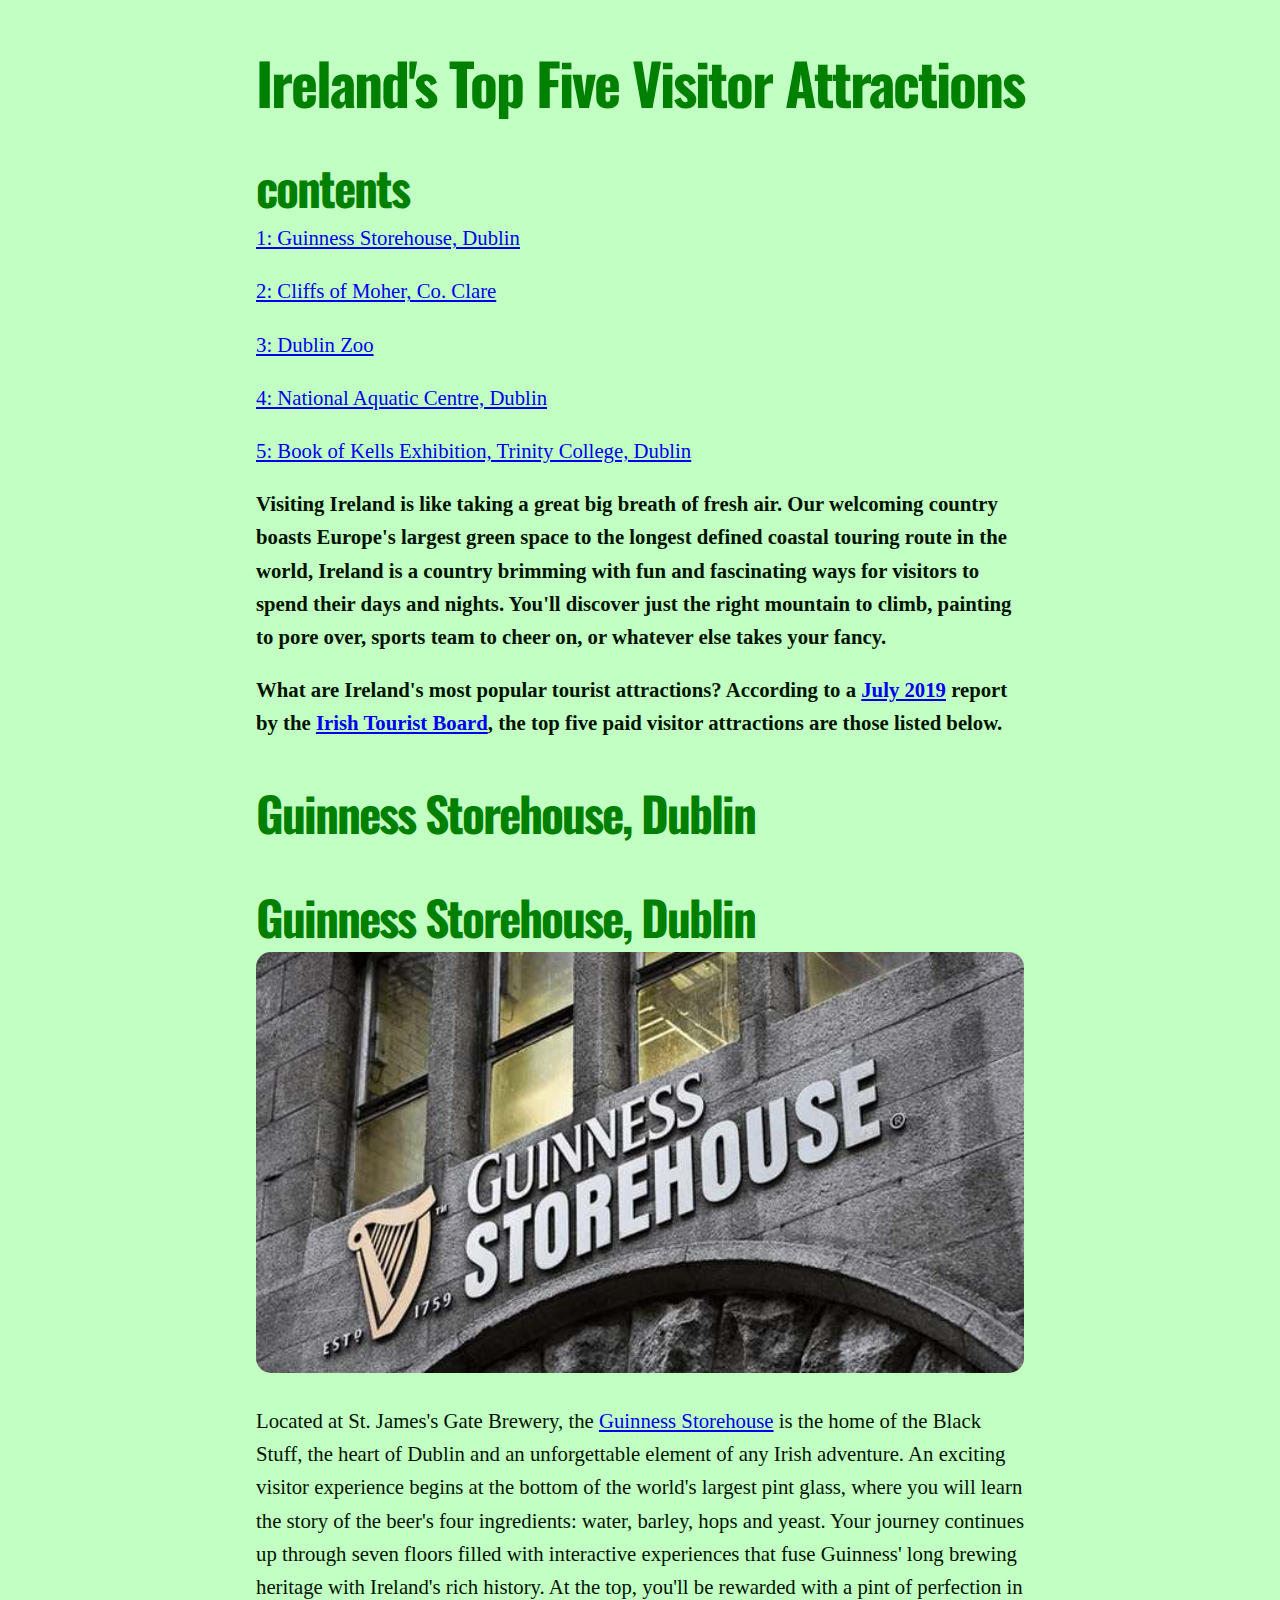
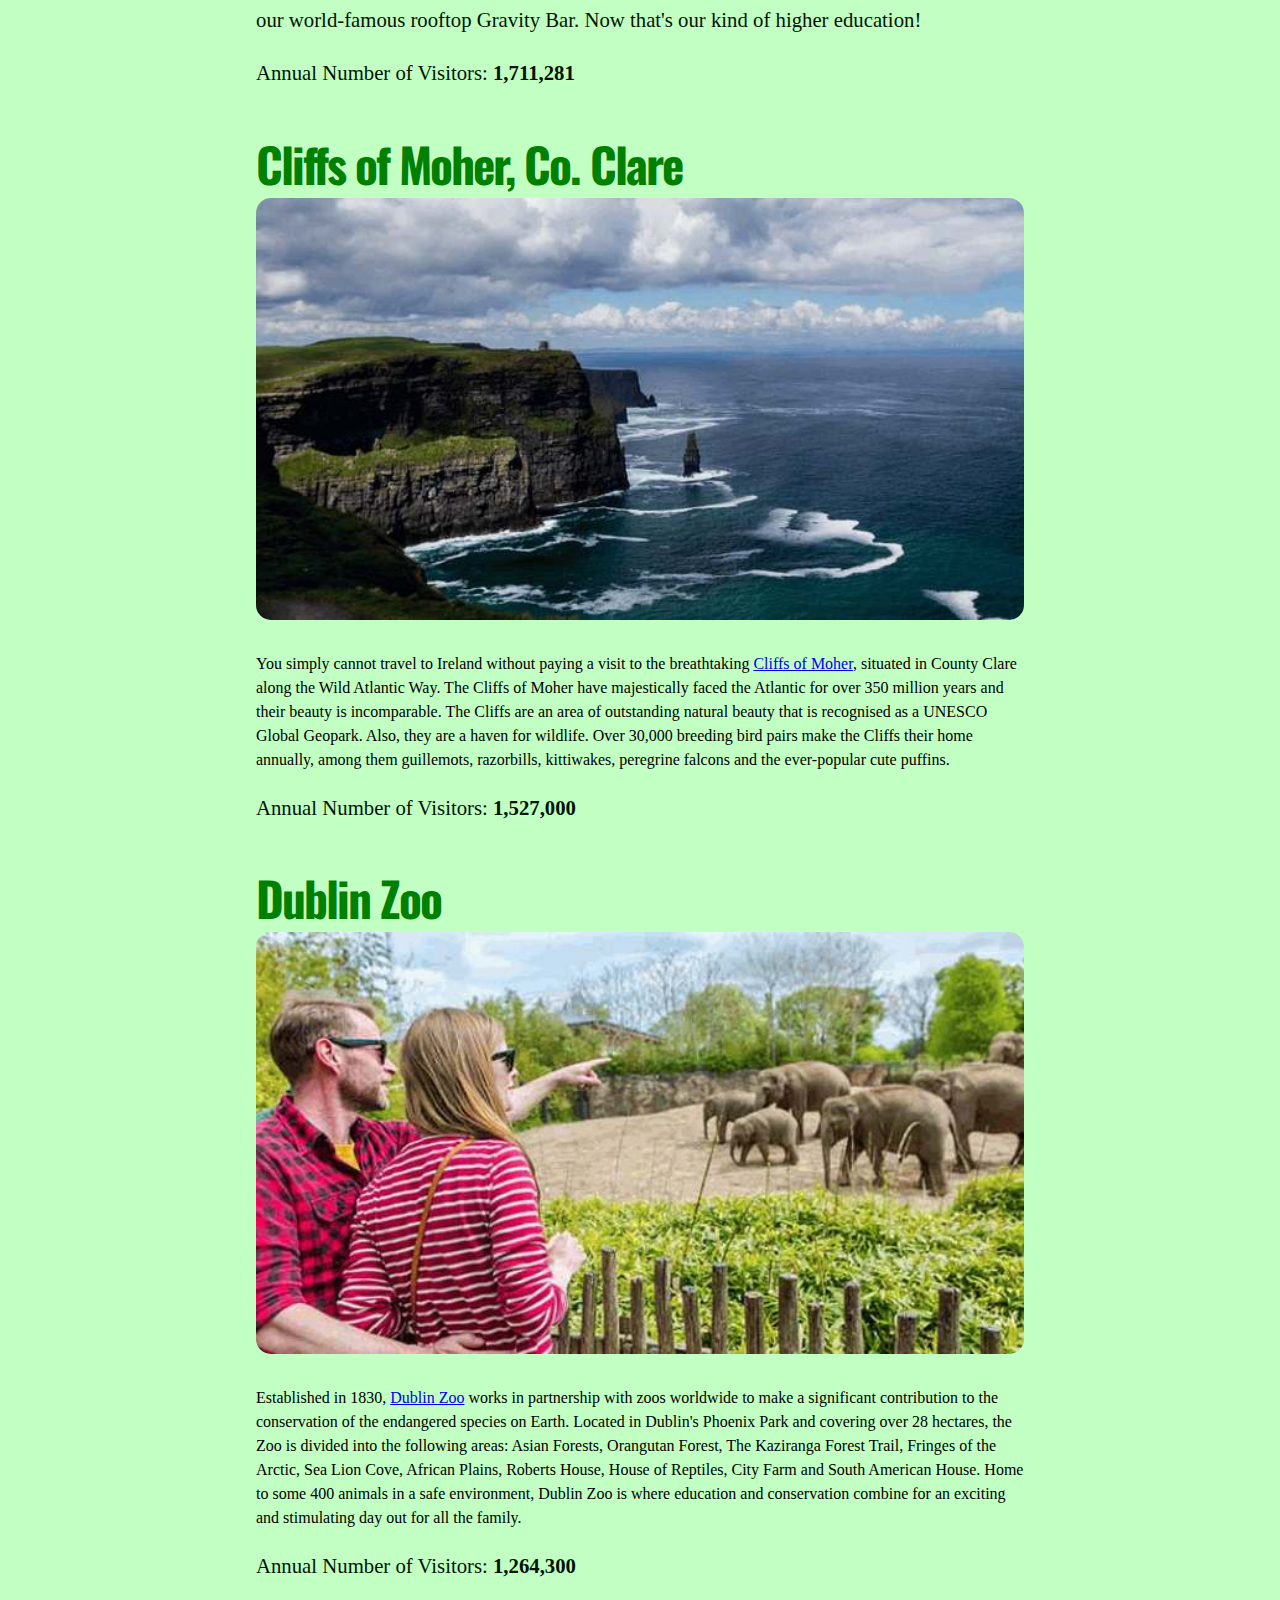
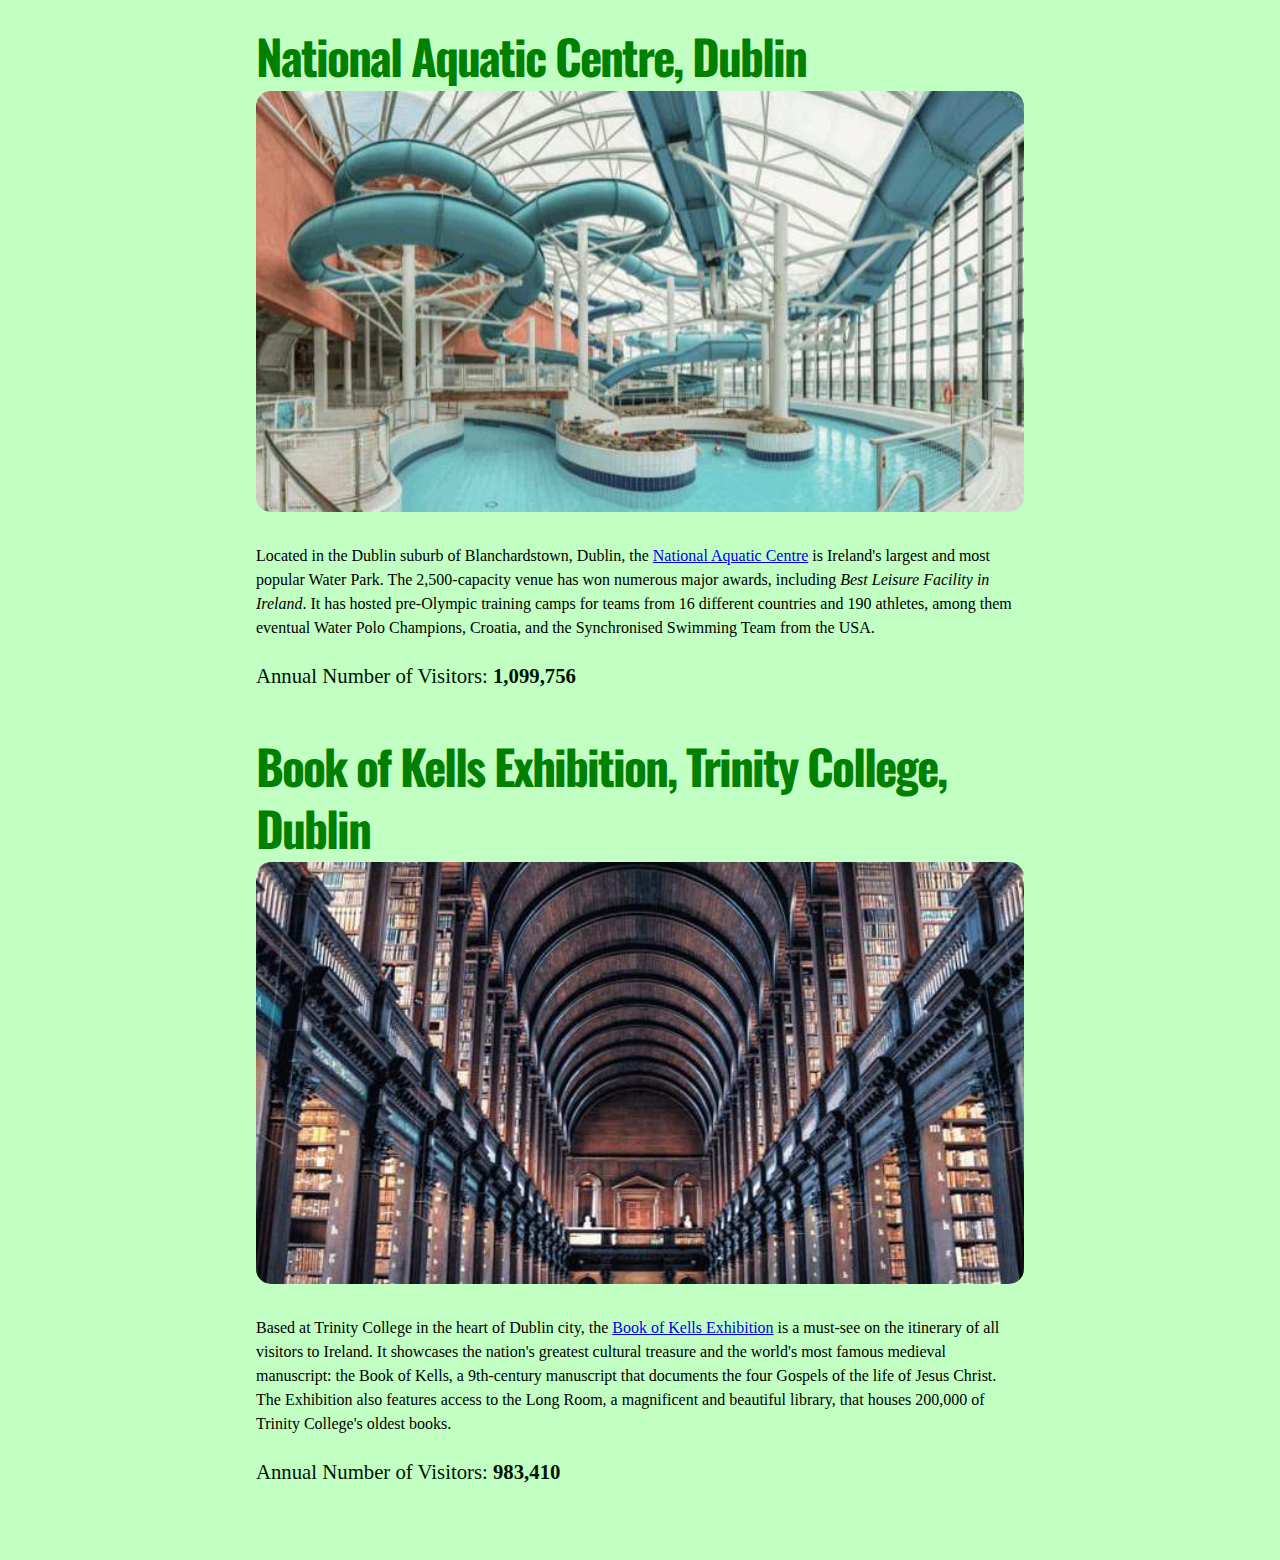
<file: exercises/page-6.html>
<!DOCTYPE html>
<html lang="en">
<head>
  <meta charset="utf-8">
  <meta name="viewport" content="width=device-width, initial-scale=1.0">
  <meta http-equiv="X-UA-Compatible" content="IE=edge">
  
  <title>Ireland's Top Five Visitor Attractions</title>
  <meta name="description" content="The country's most popular atractions for visitors, according to the Irish Tourist Board.">
  
  <link rel="stylesheet" href="assets/css/style-6.css">

  <link rel="preconnect" href="https://fonts.googleapis.com">
<link rel="preconnect" href="https://fonts.gstatic.com" crossorigin>
<link href="https://fonts.googleapis.com/css2?family=Oswald:wght@400;700&display=swap" rel="stylesheet">

</head>

<body>

<h1>Ireland's Top Five Visitor Attractions</h1>

<h2>contents</h2>
<p><a href="#guinness">1: Guinness Storehouse, Dublin</a></p>
<p><a href="#cliffs-of-moher">2: Cliffs of Moher, Co. Clare</a></p>
<p><a href="#dublin-zoo">3: Dublin Zoo</a></p>
<p><a href="#aquatic-centre">4: National Aquatic Centre, Dublin</a></p>
<p><a href="#kells-tcd">5: Book of Kells Exhibition, Trinity College, Dublin</a></p>

<p><b>Visiting Ireland is like taking a great big breath of fresh air. Our welcoming country boasts Europe's largest green space to the longest defined coastal touring route in the world, Ireland is a country brimming with fun and fascinating ways for visitors to spend their days and nights. You'll discover just the right mountain to climb, painting to pore over, sports team to cheer on, or whatever else takes your fancy.</b></p>

<p><b>What are Ireland's most popular tourist attractions? According to a <a href="http://www.failteireland.ie/Research-and-insights.aspx">July 2019</a> report by the <a href="https://www.discoverireland.ie/">Irish Tourist Board</a>, the top five paid visitor attractions are those listed below.</b></p>


<h2>Guinness Storehouse, Dublin</h2>
<h2 id="guinness">Guinness Storehouse, Dublin</h2>

<img src="assets/img/guinness-storehouse.jpg" alt="Guinness Storehouse">

<p>Located at St. James's Gate Brewery, the <a href="https://www.guinness-storehouse.com/en" target="_blank">Guinness Storehouse</a> is the home of the Black Stuff, the heart of Dublin and an unforgettable element of any Irish adventure. An exciting visitor experience begins at the bottom of the world's largest pint glass, where you will learn the story of the beer's four ingredients: water, barley, hops and yeast. Your journey continues up through seven floors filled with interactive experiences that fuse Guinness' long brewing heritage with Ireland's rich history. At the top, you'll be rewarded with a pint of perfection in our world-famous rooftop Gravity Bar. Now that's our kind of higher education!</p>

<p>Annual Number of Visitors: <b>1,711,281</b></p>


<h2>Cliffs of Moher, Co. Clare</h2>

<img src="assets/img/cliffs-of-moher.jpg" alt="cliffs of moher"

<p>You simply cannot travel to Ireland without paying a visit to the breathtaking <a href="https://www.cliffsofmoher.ie" target="_blank">Cliffs of Moher</a>, situated in County Clare along the Wild Atlantic Way. The Cliffs of Moher have majestically faced the Atlantic for over 350 million years and their beauty is incomparable. The Cliffs are an area of outstanding natural beauty that is recognised as a UNESCO Global Geopark. Also, they are a haven for wildlife. Over 30,000 breeding bird pairs make the Cliffs their home annually, among them guillemots, razorbills, kittiwakes, peregrine falcons and the ever-popular cute puffins.</p>

<p>Annual Number of Visitors: <b>1,527,000</b></p>


<h2>Dublin Zoo</h2>

<img src="assets/img/dublin-zoo.jpg" alt="dublin zoo"

<p>Established in 1830, <a href="https://www.dublinzoo.ie"  target="_blank">Dublin Zoo</a> works in partnership with zoos worldwide to make a significant contribution to the conservation of the endangered species on Earth. Located in Dublin's Phoenix Park and covering over 28 hectares, the Zoo is divided into the following areas: Asian Forests, Orangutan Forest, The Kaziranga Forest Trail, Fringes of the Arctic, Sea Lion Cove, African Plains, Roberts House, House of Reptiles, City Farm and South American House. Home to some 400 animals in a safe environment, Dublin Zoo is where education and conservation combine for an exciting and stimulating day out for all the family.</p>
<p>Annual Number of Visitors: <b>1,264,300</b></p>


<h2>National Aquatic Centre, Dublin</h2>

<img src="assets/img/national-aquatic-centre.jpg" alt=" National aquatic center"

<p>Located in the Dublin suburb of Blanchardstown, Dublin, the <a href="https://www.nationalaquaticcentre.ie" target="_blank">National Aquatic Centre</a> is Ireland's largest and most popular Water Park. The 2,500-capacity venue has won numerous major awards, including <i>Best Leisure Facility in Ireland</i>. It has hosted pre-Olympic training camps for teams from 16 different countries and 190 athletes, among them eventual Water Polo Champions, Croatia, and the Synchronised Swimming Team from the USA.</p>
<p>Annual Number of Visitors: <b>1,099,756</b></p>


<h2>Book of Kells Exhibition, Trinity College, Dublin</h2>

<img src="assets/img/book-of-kells.jpg" alt="Books of kells"

<p>Based at Trinity College in the heart of Dublin city, the <a href="https://www.tcd.ie/visitors/book-of-kells/" target="_blank">Book of Kells Exhibition</a> is a must-see on the itinerary of all visitors to Ireland. It showcases the nation's greatest cultural treasure and the world's most famous medieval manuscript: the Book of Kells, a 9th-century manuscript that documents the four Gospels of the life of Jesus Christ. The Exhibition also features access to the Long Room, a magnificent and beautiful library, that houses 200,000 of Trinity College's oldest books.</p>
<p>Annual Number of Visitors: <b>983,410</b></p>


</body>
</html>
</file>
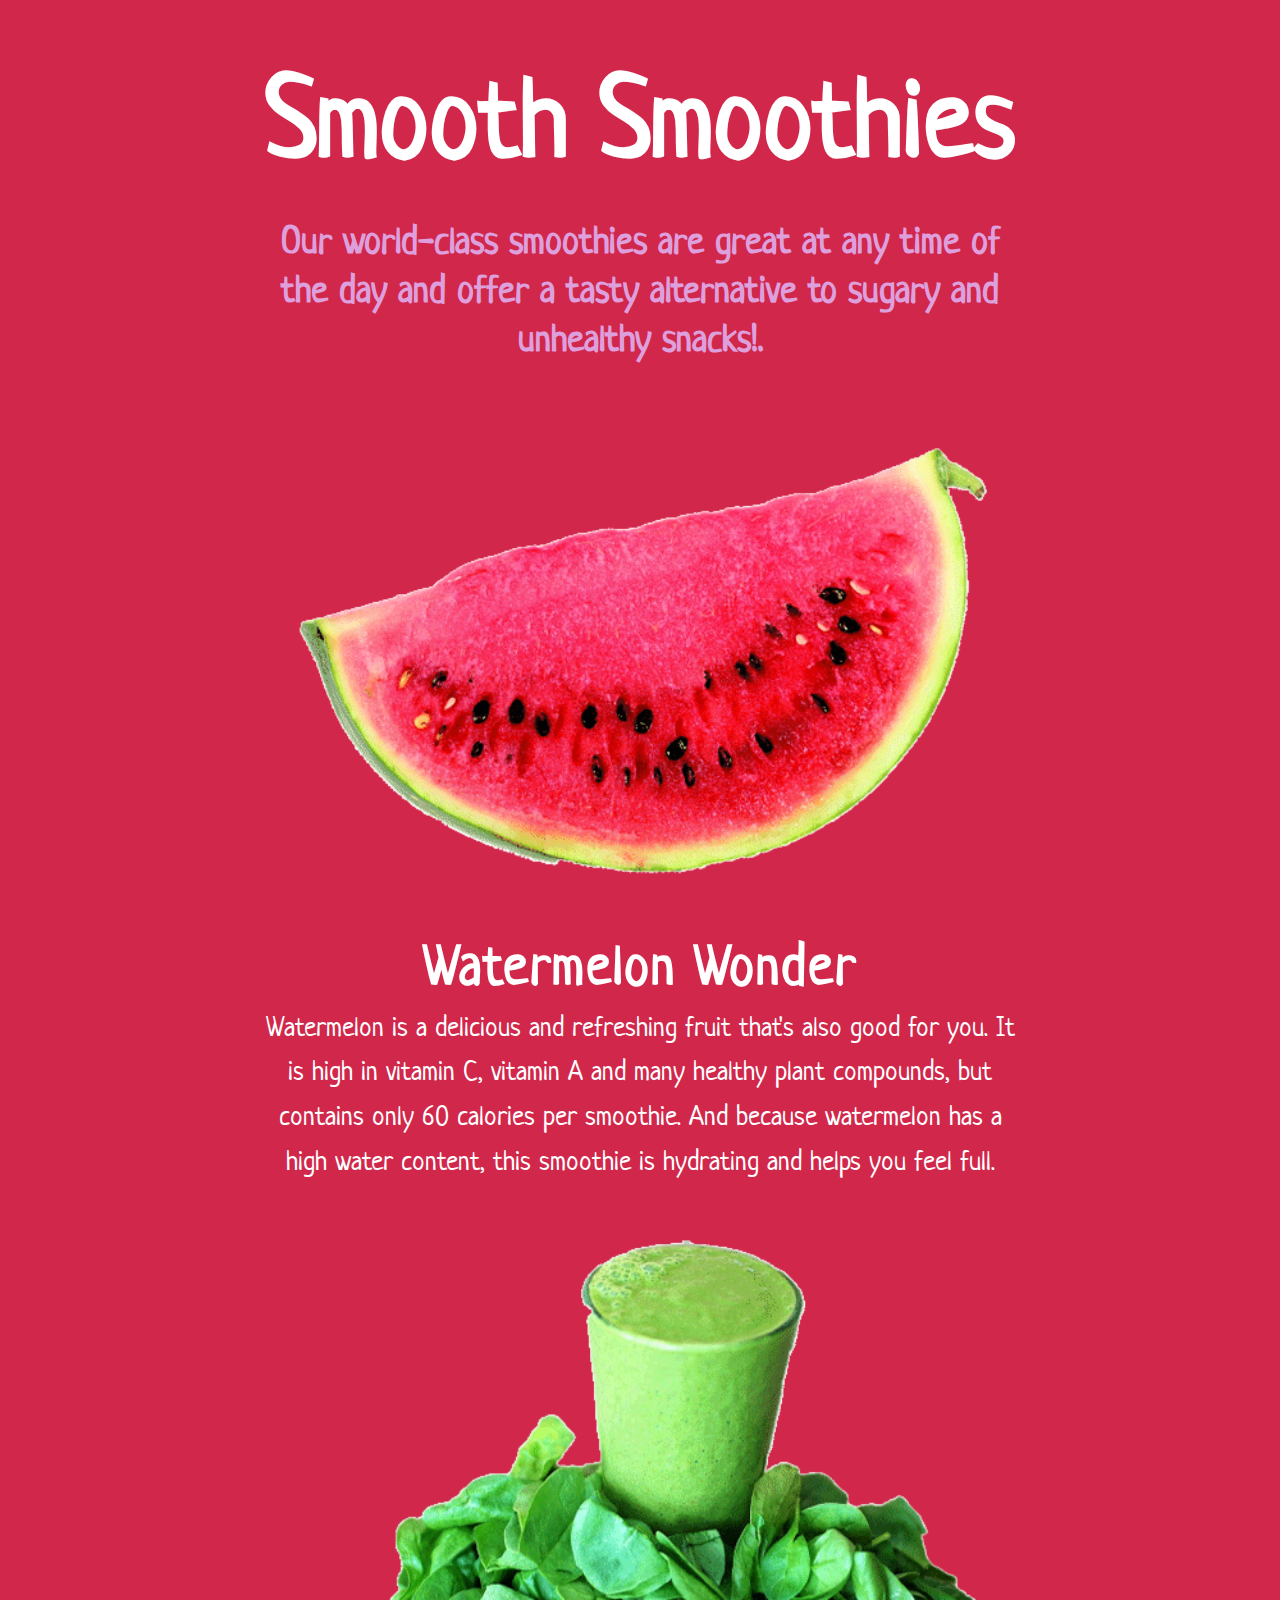
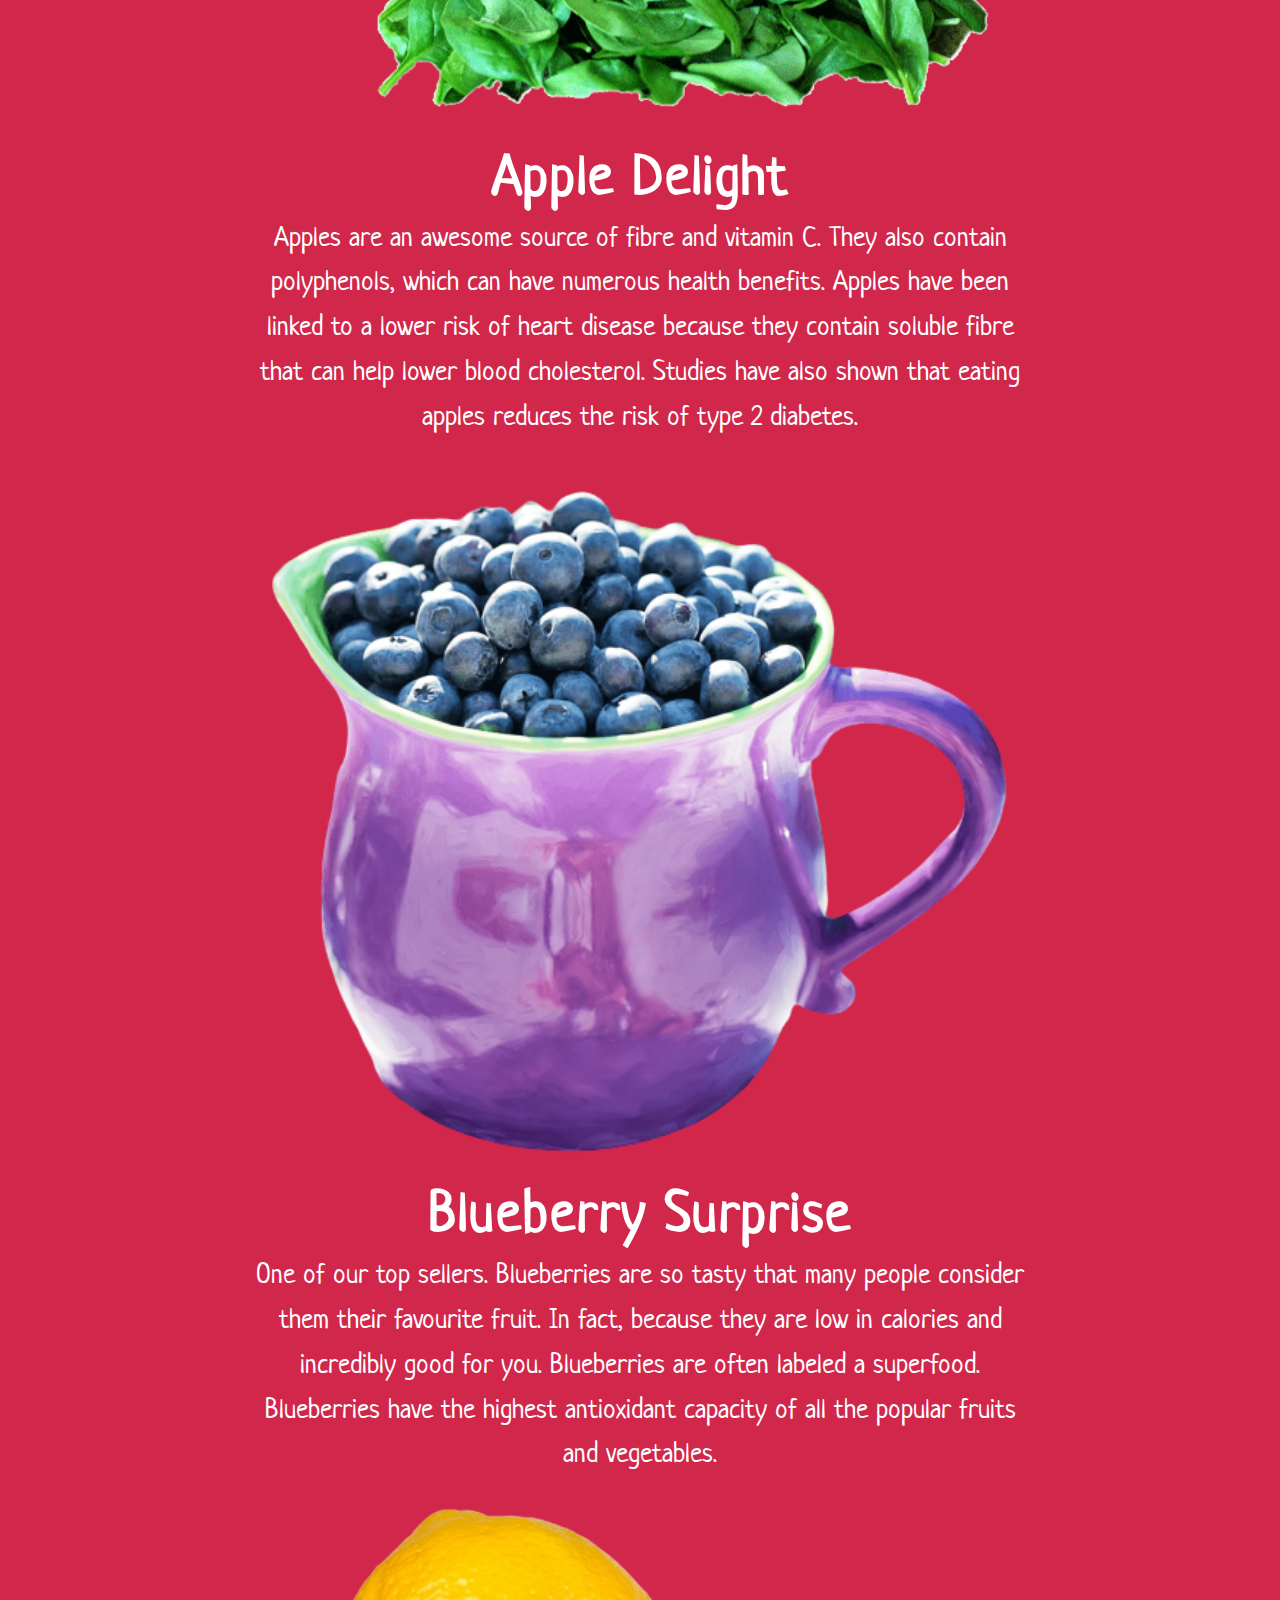
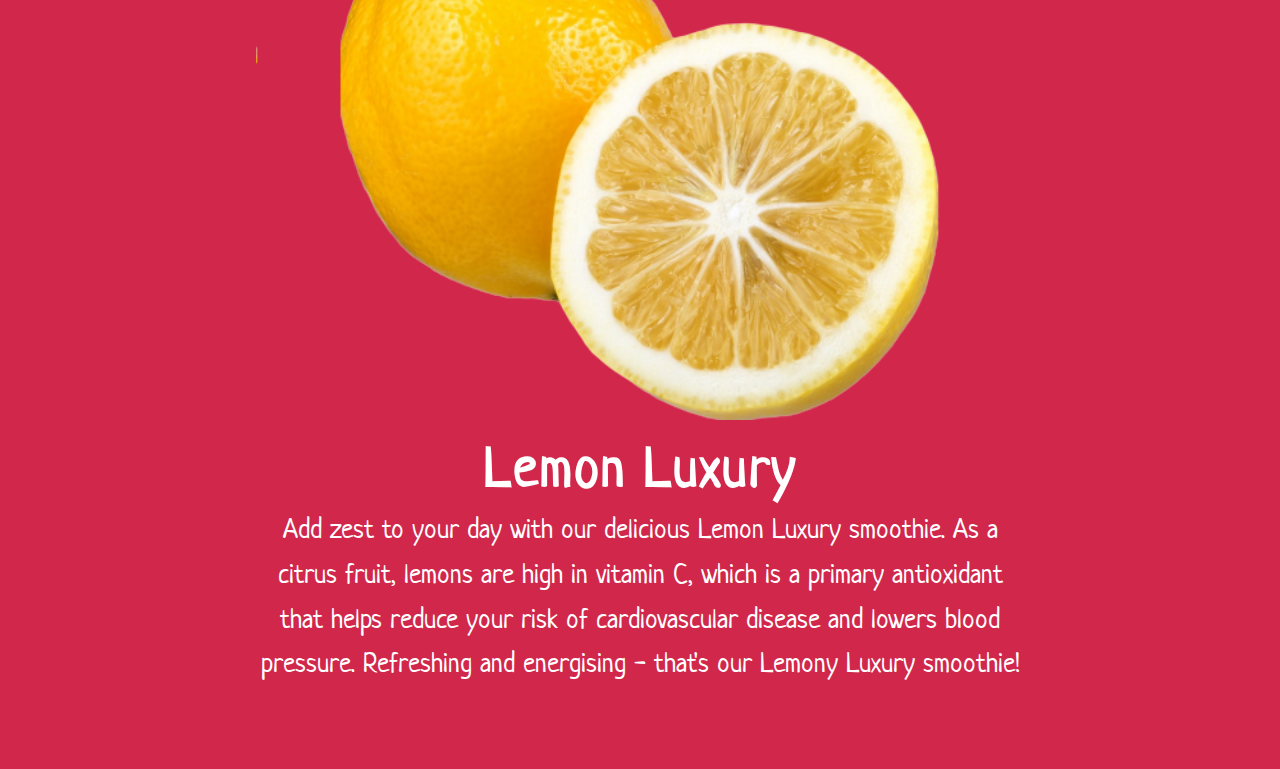
<file: exercises/page-7.html>
<!DOCTYPE html>
<html lang="en">
<head>
  <meta charset="utf-8">
  <meta name="viewport" content="width=device-width, initial-scale=1.0">
  <meta http-equiv="X-UA-Compatible" content="IE=edge">
  
  <title>Smooth Smoothies</title>
  <meta name="description" content="Dublin's finest smoothie store. Offering tasty alternatives to sugary and unhealthy snacks for busy, on-the-go, on-trend professionals.">

  <link rel="stylesheet" href="assets/css/style-7.css">

   <!-- Google Fonts stylesheet -->
   <link rel="preconnect" href="https://fonts.googleapis.com">
   <link rel="preconnect" href="https://fonts.gstatic.com" crossorigin>
   <link href="https://fonts.googleapis.com/css2?family=Neucha&display=swap" rel="stylesheet">
</head>


<body>

<h1>Smooth Smoothies</h1>

<h2>Our world-class smoothies are great at any time of the day and offer a tasty alternative to sugary and unhealthy snacks!.</h2>

<img src="assets/img/watermelon.png" alt="Watermelon Wonder">


<h3>Watermelon Wonder</h3>
<p>Watermelon is a delicious and refreshing fruit that's also good for you. It is high in vitamin C, vitamin A and many healthy plant compounds, but contains only 60 calories per smoothie. And because watermelon has a high water content, this smoothie is hydrating and helps you feel full.</p>

<img src="assets/img/apple.png" alt="apple Delight">  
<h3>Apple Delight</h3>
<p>Apples are an awesome source of fibre and vitamin C. They also contain polyphenols, which can have numerous health benefits. Apples have been linked to a lower risk of heart disease because they contain soluble fibre that can help lower blood cholesterol. Studies have also shown that eating apples reduces the risk of type 2 diabetes.</p>

<img src="assets/img/blueberry.png" alt="Blueberries Surprise">

<h3>Blueberry Surprise</h3>
<p>One of our top sellers. Blueberries are so tasty that many people consider them their favourite fruit. In fact, because they are low in calories and incredibly good for you. Blueberries are often labeled a superfood. Blueberries have the highest antioxidant capacity of all the popular fruits and vegetables.</p>

<img src="assets/img/lemons-removebg-preview.png" alt="Lemon Luxury">

<h3>Lemon Luxury</h3>
<p>Add zest to your day with our delicious Lemon Luxury smoothie. As a citrus fruit, lemons are high in vitamin C, which is a primary antioxidant that helps reduce your risk of cardiovascular disease and lowers blood pressure. Refreshing and energising - that's our Lemony Luxury smoothie!</p>




</body>
</html>
</file>
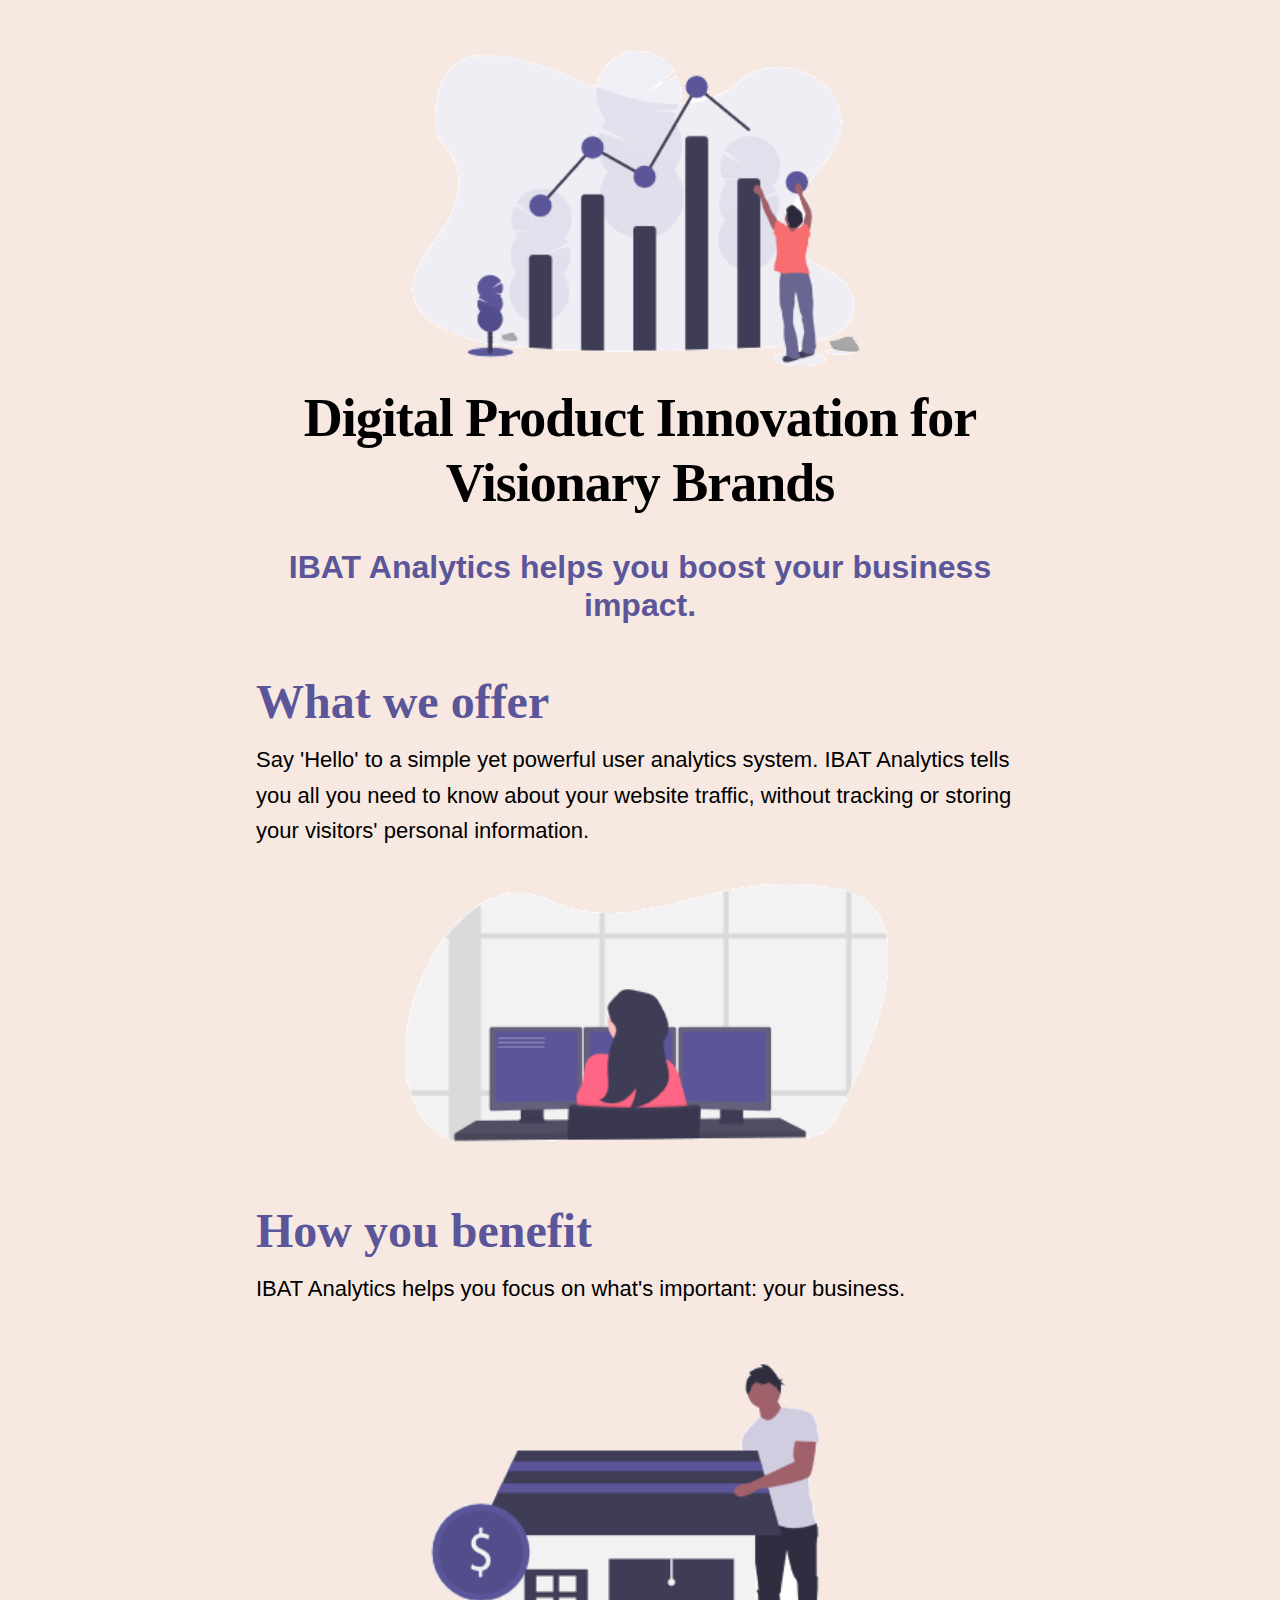
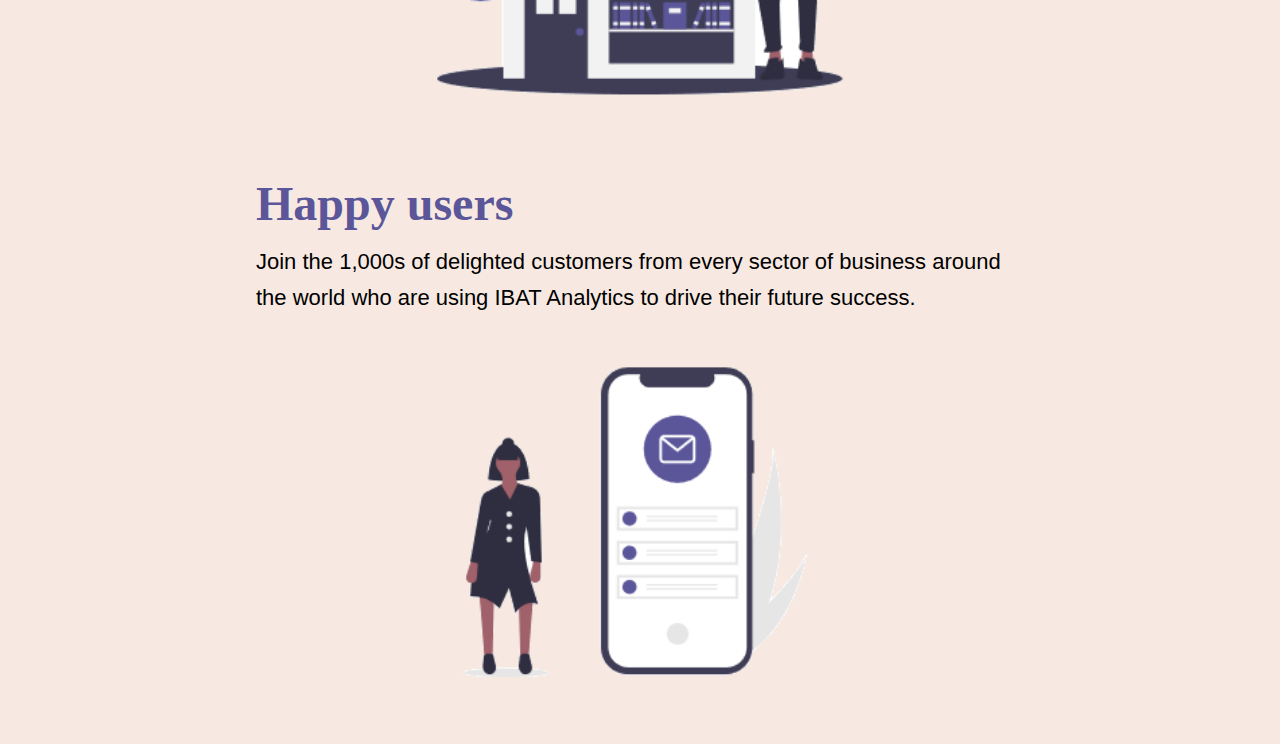
<file: exercises/page-8.html>
<!DOCTYPE html>
<html lang="en">
<head>
    <meta charset="UTF-8">
    <meta name="viewport" content="width=device-width, initial-scale=1.0">

    <title>IBAT Analytics Software</title>
    <meta name="description" content="BAT Analytics tells you all you need to know about your website traffic, without tracking or storing visitors' personal information.">

    <link rel="stylesheet" href="assets/css/style-8.css">

</head>


<body>

<img src="assets/img/visual-data.png" alt="IBAT Analytics product">

<h1>Digital Product Innovation for Visionary Brands</h1>

<h2>IBAT Analytics helps you boost your business impact.</h2>

<h3>What we offer</h3>
<p>Say 'Hello' to a simple yet powerful user analytics system. IBAT Analytics tells you all you need to know about your website traffic, without tracking or storing your visitors' personal information.</p>

<img src="assets/img/programmer.png" alt="IBAT Analytics - What we offer">


<h3>How you benefit</h3>
<p>IBAT Analytics helps you focus on what's important: your business.</p>

<img src="assets/img/business.png" alt="IBAT Analytics - What we benefit">


<h3>Happy users</h3>
<p>Join the 1,000s of delighted customers from every sector of business around the world who are using IBAT Analytics to drive their future success.</p>

<img src="assets/img/happy-users.png" alt="IBAT Analytics - Happy users">

</body>
</html>
</file>
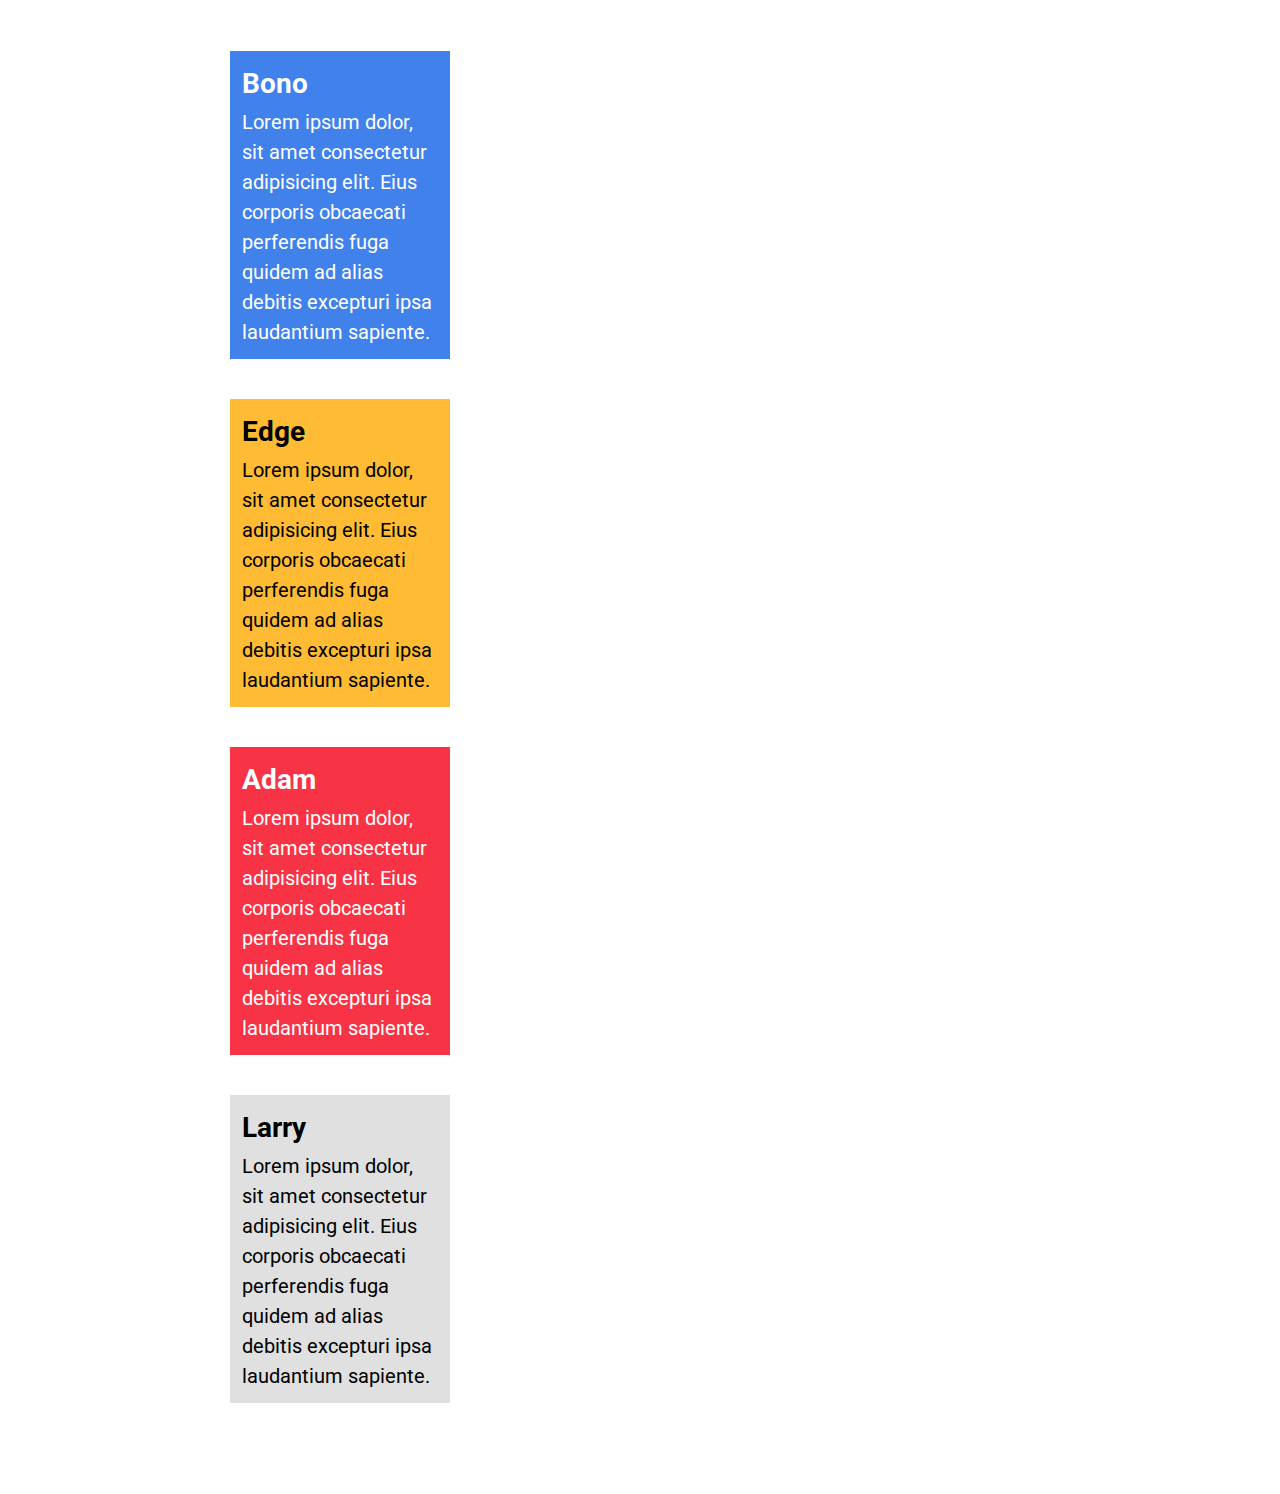
<file: exercises/page-9.html>
<!DOCTYPE html>
<html lang="en">
<head>
    <meta charset="UTF-8">
    <meta name="viewport" content="width=device-width, initial-scale=1.0">

    <title>The HTML box model with div elements</title>
    <meta name="description" content="A web page for exploring the HTML box model and in particular the properties of the div tag that can sub-divide elements into rectangular boxes.">

    <link rel="stylesheet" href="assets/css/style-9.css">

    <!-- Google Fonts -->
    <link rel="preconnect" href="https://fonts.gstatic.com">
    <link href="https://fonts.googleapis.com/css2?family=Roboto:ital,wght@0,400;0,700;1,400;1,700&display=swap" rel="stylesheet"> 

</head>


<body>

    <div class="bono">
        <h3>Bono</h3>
        <p>Lorem ipsum dolor, sit amet consectetur adipisicing elit. Eius corporis obcaecati perferendis fuga quidem ad alias debitis excepturi ipsa laudantium sapiente.</p> 
    </div>
    
    <div class="edge">
        <h3>Edge</h3>
        <p>Lorem ipsum dolor, sit amet consectetur adipisicing elit. Eius corporis obcaecati perferendis fuga quidem ad alias debitis excepturi ipsa laudantium sapiente.</p> 
    </div>
    
    <div class="adam">
        <h3>Adam</h3>
        <p>Lorem ipsum dolor, sit amet consectetur adipisicing elit. Eius corporis obcaecati perferendis fuga quidem ad alias debitis excepturi ipsa laudantium sapiente.</p> 
    </div>
    
    <div class="larry">
        <h3>Larry</h3>
        <p>Lorem ipsum dolor, sit amet consectetur adipisicing elit. Eius corporis obcaecati perferendis fuga quidem ad alias debitis excepturi ipsa laudantium sapiente.</p> 
    </div>

</body>
</html>
</file>
<file: assets/css/global.css>
/*  ============= WEB BROWSER RESETS ============ */
* { margin: 0; padding: 0; border: none }
*, *::before, *::after { box-sizing: border-box }
html { height: 100%; font-size: 100%; font: inherit; vertical-align: baseline;
scroll-behavior: smooth; scroll-padding-top: 20px }
body { /* max-width: 1920px; */ line-height: 1.5; margin-left: auto; margin-right: auto; 
min-height: 100vh; text-rendering: optimizeSpeed }  
img { width: 100%; height: auto; display: block }
input, button, textarea, select { font: inherit }

/* ================= ENDS ================ */

/* Desktops */
@media (min-width: 768px) { body { padding: 4% 20% } }
	
/* Mobiles */
@media (max-width: 767px) { body { padding: 12% 8% } }

body { 
    text-align: center;
    font-family: sans-serif;
}

h1 {
    font-size: 78px;
    font-weight: normal;
    letter-spacing: -2px;
    margin-bottom: 12px;
    line-height: 1.2;
}

h2 {
    font-size: 42px;
    letter-spacing: 6px;
    margin-bottom: 48px;
    line-height: 1.2;
}

h3 {
    font-size: 24px;
    margin-top: 48px;
    margin-bottom: 20px;
    line-height: 1.2;
    text-transform: uppercase;
}

p {
    font-size: 20px;
    margin-bottom: 16px;
}
</file>
<file: exercises/assets/css/hero-text.css>
/*  ============= WEB BROWSER RESETS ============ */
* { margin: 0; padding: 0; border: none }
*, *::before, *::after { box-sizing: border-box }
html { height: 100%; font-size: 100%; font: inherit; vertical-align: baseline;
scroll-behavior: smooth; scroll-padding-top: 20px }
body { max-width: 1920px; line-height: 1.5; margin-left: auto; margin-right: auto; 
min-height: 100vh; text-rendering: optimizeSpeed }  
img { width: 100%; height: auto; display: block }
input, button, textarea, select { font: inherit }

/* Help prevent overflow of long words/names/URLs */
h1, h2, h3, h4, p, li { word-break: break-word; hyphens: auto }
  
/* HTML5 container elements full viewport width */
header, section, footer { width: 100% }
/* Last element at bottom of header or section */
header *:last-child, section *:last-child, footer *:last-child { margin-bottom: 0 }

/* ================= ENDS ================ */

body {
    font-family: -apple-system, BlinkMacSystemFont, "Segoe UI", Roboto, Helvetica, Arial, sans-serif, "Apple Color Emoji", "Segoe UI Emoji", "Segoe UI Symbol";
}

.hero-block {
    min-height: 500px;
    display: flex;
    flex-direction: column;
    justify-content: center;
    background-color: gray;
    background-image: linear-gradient(90deg,#07092f,#165cc0);
    background: rgb(2,0,36);
    background: linear-gradient(143deg, rgba(2,0,36,1) 0%, rgba(9,37,115,1) 22%, rgba(9,23,121,1) 23%, rgba(3,208,43,0.9251050762101716) 64%, rgba(226,0,255,1) 100%);
}

@media (min-width: 768px) { 
    .hero-block { height: 80vh }
}

.hero-text-container { padding: 0 12% 4% 12% }

.hero-block h1, .hero-block h2 {
    line-height: 1.2;
    color:#fff;
}

.hero-block h1 {
    font-size: calc(64px + (112 - 64) * ((100vw - 320px) / (1600 - 320)));
    margin-bottom: 24px;
}

.hero-block h2 {
    font-weight: normal;
    font-size: calc(30px + (64 - 30) * ((100vw - 320px) / (1600 - 320)));
    text-transform: uppercase;
}

/* ================ UTILITY CLASSES ============= */
.text-center { text-align: center }

/* Element class */ 
.change-background-color {
    width: 200px; 
    height: 200px; 
    background-color: red;
    animation-name: bg-change;
    animation-duration: 4s
}
/* ----------------------------------------------
 * Generated by Animista on 2022-10-5 10:11:18
 * Licensed under FreeBSD License.
 * See http://animista.net/license for more info. 
 * w: http://animista.net, t: @cssanimista
 * ---------------------------------------------- */

/**
 * ----------------------------------------
 * animation slide-in-top
 * ----------------------------------------
 */
 @-webkit-keyframes slide-in-top {
    0% {
      -webkit-transform: translateY(-1000px);
              transform: translateY(-1000px);
      opacity: 0;
    }
    100% {
      -webkit-transform: translateY(0);
              transform: translateY(0);
      opacity: 1;
    }
  }
  @keyframes slide-in-top {
    0% {
      -webkit-transform: translateY(-1000px);
              transform: translateY(-1000px);
      opacity: 0;
    }
    100% {
      -webkit-transform: translateY(0);
              transform: translateY(0);
      opacity: 1;
    }
  }
  

@keyframes bg-change {
    from { background-color: red }
    to   { background-color: yellow }
 }

 .slide-in-top {
	-webkit-animation: slide-in-top 1s cubic-bezier(0.250, 0.460, 0.450, 0.940) both;
	        animation: slide-in-top 1s cubic-bezier(0.250, 0.460, 0.450, 0.940) both;
}


/* ----------------------------------------------
 * Generated by Animista on 2020-4-8 10:45:15
 * Licensed under FreeBSD License.
 * See http://animista.net/license for more info. 
 * w: http://animista.net, t: @cssanimista
 * ---------------------------------------------- */


/**
 * ----------------------------------------
 * animation slide-in-left
 * ----------------------------------------
 */
 @-webkit-keyframes slide-in-left {
    0% {
      -webkit-transform: translateX(-1000px);
              transform: translateX(-1000px);
      opacity: 0;
    }
    100% {
      -webkit-transform: translateX(0);
              transform: translateX(0);
      opacity: 1;
    }
  }
  @-webkit-keyframes slide-in-left {
    0% {
      -webkit-transform: translateX(-1000px);
              transform: translateX(-1000px);
      opacity: 0;
    }
    100% {
      -webkit-transform: translateX(0);
              transform: translateX(0);
      opacity: 1;
    }
    
  }
.slide-in-left {
	-webkit-animation: slide-in-left 0.5s cubic-bezier(0.250, 0.460, 0.450, 0.940) both;
	        animation: slide-in-left 0.5s cubic-bezier(0.250, 0.460, 0.450, 0.940) both;
}
</file>
<file: exercises/assets/css/style-1.css>
/*  ============= WEB BROWSER RESETS ============ */
* { margin: 0; padding: 0; border: none }
*, *::before, *::after { box-sizing: border-box }
html { height: 100%; font-size: 100%; font: inherit; vertical-align: baseline;
scroll-behavior: smooth; scroll-padding-top: 20px }
body { max-width: 1600px; line-height: 1.5; margin-left: auto; margin-right: auto; 
min-height: 100vh; text-rendering: optimizeSpeed }  
img { width: 100%; height: auto; display: block }
h1, h2, h3, h4 { width: 100% }
input, button, textarea, select { font: inherit }

/* ================= ENDS ================ */

body { background-color: lightcyan }

/* Desktops */
@media (min-width: 768px) { body { padding: 4% 20% } }
	
/* Mobiles */
@media (max-width: 767px) { body { padding: 12% 8% } }  


h1 {
    font-size: 84px;
    text-align: center;
    font-weight: normal;
    letter-spacing: -2px;
    margin-bottom: 32px;
    color: blue;
}

h2 {
    font-size: 36px;
    margin-bottom: 4px;
    color: blue;
}

h3 {
    font-size: 24px;
    margin-bottom: 4px; 
    color: blue; 
}

p {
    font-size: 18px;
    font-family: sans-serif;
    line-height: 1.6;
    margin-bottom: 20px;
    color: darkslateblue;
}
</file>
<file: exercises/assets/css/style-11.css>
/*  ============= WEB BROWSER RESETS ============ */
* { margin: 0; padding: 0; border: none }
*, *::before, *::after { box-sizing: border-box }
html { height: 100%; font-size: 100%; font: inherit; vertical-align: baseline;
scroll-behavior: smooth; scroll-padding-top: 20px }
body { max-width: 1920px; line-height: 1.5; margin-left: auto; margin-right: auto; 
min-height: 100vh; text-rendering: optimizeSpeed }  
img { width: 100%; height: auto; display: block }
h1, h2, h3, h4 { width: 100% }
input, button, textarea, select { font: inherit }

/* ================= ENDS ================ */

 /* ======================= SECTIONS ======================== */

/* Regular and larger screens */
@media (min-width: 1200px) { 
    section { 
        margin-left: auto;
        margin-right: auto;
        padding: 3.5% 0 4% 0; 
        padding-left: calc( (100% - 1140px)/2 );
        padding-right: calc( (100% - 1140px)/2 );
  }
     .section-narrow {
        padding-left: calc( (100% - 920px)/2 );
        padding-right: calc( (100% - 920px)/2 );
     } 
  }
      
  /* Tablets and smaller desktops */
  @media (min-width: 1025px) and (max-width: 1199px) { 
      section { padding: 3% 10% 4% 10% }
  }
      
  /* Tablets */
  @media (min-width: 768px) and (max-width: 1024px) { 
      section { padding: 4% 5% 4% 5% }
  }
      
  /* Larger mobiles */
  @media (min-width: 400px) and (max-width: 767px)  { 
      section { padding: 7% 13% 8% 13% }
  }
      
  /* Smaller mobiles */
  @media (max-width: 399px) { 
      section { padding: 7% 10% 8% 10% } 
  }

/* ==== Headings ==== */

h1 {
	font-family: 'Roboto', sans-serif;
	font-size: 64px;
    text-align: center;
    letter-spacing: -1px;
    margin-bottom: 64px;
}

h3 {
	font-family: 'Roboto', sans-serif;
	font-size: 28px;
    margin-bottom: 2px;
}

/* Paragraphs of text */
p {
	font-family: 'Roboto', sans-serif;
    font-size: 20px;
    color: #696969;
    line-height: 1.5
}

/* == FLEXBOX PARENT CONTAINER == */
.container-flexbox { 
    display: flex; 
    justify-content: space-between;
    flex-wrap: wrap
    
}
/* Div selector with properties and values */

.bono {
    background-color: #4081ec;
    padding: 12px; 
    margin-bottom: 40px; 
    width: 23%  
}

.edge {
    background-color: #ffbb33;
    padding: 12px; 
    margin-bottom: 40px; 
    width: 23% 
}

.adam {
    background-color: #f73345;
    padding: 12px; 
    margin-bottom: 40px; 
    width: 23% 
}

.larry {
    background-color: #e0e0e0;
    padding: 12px; 
    margin-bottom: 40px; 
    width: 23% 
}

.bono h3 { color: #fff }
.bono p { color: #fff }
.adam h3 { color: #fff }
.adam p { color: #fff }

.edge h3,
.edge p,
.larry h3,
.larry p { color: #000 }


/* === COLUMN WIDTH ON MOBILES === */
@media (max-width: 767px) { 
    .bono, .edge, .adam, .larry { 
      width: 100%; 
    }
  }
</file>
<file: exercises/assets/css/style-2.css>
/*  ============= WEB BROWSER RESETS ============ */
* { margin: 0; padding: 0; border: none }
*, *::before, *::after { box-sizing: border-box }
html { height: 100%; font-size: 100%; font: inherit; vertical-align: baseline;
scroll-behavior: smooth; scroll-padding-top: 20px }
body { max-width: 1600px; line-height: 1.5; margin-left: auto; margin-right: auto; 
min-height: 100vh; text-rendering: optimizeSpeed }  
img { width: 100%; height: auto; display: block }
h1, h2, h3, h4 { width: 100% }
input, button, textarea, select { font: inherit }

/* ================= ENDS ================ */

body { background-color: antiquewhite }

/* Desktops */
@media (min-width: 768px) { body { padding: 4% 20% } }
	
/* Mobiles */
@media (max-width: 767px) { body { padding: 12% 8% } }


h1 {color: brown;
    font-size: 72px;
    margin-bottom: 56px;
    text-align: center;
    letter-spacing: 4px;
    font-family: sans-serif;
}

h2 {color: brown;
    font-size: 30px;
    margin-bottom: 64px;
    font-family: sans-serif;
    text-align: center;
    line-height: 1.4;
    text-transform: uppercase;
    font-weight: normal;     
}

h3 {color: brown;
    font-size: 32px;
    margin-bottom: 4px;
}

p {
    font-size: 22px;
    line-height: 1.6;
    margin-bottom: 20px;
}
</file>
<file: exercises/assets/css/style-3.css>
/*  ============= WEB BROWSER RESETS ============ */
* { margin: 0; padding: 0; border: none }
*, *::before, *::after { box-sizing: border-box }
html { height: 100%; font-size: 100%; font: inherit; vertical-align: baseline;
scroll-behavior: smooth; scroll-padding-top: 20px }
body { max-width: 1600px; line-height: 1.5; margin-left: auto; margin-right: auto; 
min-height: 100vh; text-rendering: optimizeSpeed }  
img { width: 100%; height: auto; display: block }
h1, h2, h3, h4 { width: 100% }
input, button, textarea, select { font: inherit }

/* ================= ENDS ================ */

body { background-color: purple }

/* Desktops */
@media (min-width: 768px) { body { padding: 4% 20% } }
	
/* Mobiles */
@media (max-width: 767px) { body { padding: 12% 8% } }


h1 {color: white;
    font-size: 84px;
    margin-bottom: 64px;
    text-align: center;
    font-weight: normal;
    letter-spacing: 4px;
}

h2 {color: white;
    font-size: 28px;
    margin-bottom: 4px;
    margin-top: 54px;
    text-transform: uppercase;
}

p {color: white;
    font-size: 20px;
    font-family: sans-serif;
    line-height: 1.6;
    margin-bottom: 20px;
}

a { color: white }
</file>
<file: exercises/assets/css/style-4.css>
/*  ============= WEB BROWSER RESETS ============ */
* { margin: 0; padding: 0; border: none }
*, *::before, *::after { box-sizing: border-box }
html { height: 100%; font-size: 100%; font: inherit; vertical-align: baseline;
scroll-behavior: smooth; scroll-padding-top: 20px }
body { max-width: 1600px; line-height: 1.5; margin-left: auto; margin-right: auto; 
min-height: 100vh; text-rendering: optimizeSpeed }  
img { width: 100%; height: auto; display: block }
h1, h2, h3, h4 { width: 100% }
input, button, textarea, select { font: inherit }

/* ================= ENDS ================ */

body{
    background-color: #1f364d
    
}

/* Desktops */
@media (min-width: 768px) { body { padding: 4% 20% } }
	
/* Mobiles */
@media (max-width: 767px) { body { padding: 12% 8% } }

body {font-family: sans-serif;}

h1 {color: white;   
    font-size: 64px;
    margin-bottom: 48px;
    font-weight: normal;
    letter-spacing: 4px;
}

h2 {color: deeppink;
    font-size: 26px;
    margin-top: 30px;
    margin-bottom: 4px;
    letter-spacing: 1px;
}

h3 {color: lightgreen;
    font-size: 24px;
    margin-top: 42px;
    margin-bottom: 4px;
    letter-spacing: 1px;
}

p {color: #81b8cd;
    font-size: 18px;
    line-height: 1.6;
    margin-bottom: 20px;
}

a { color: white }
</file>
<file: exercises/assets/css/style-5.css>
/*  ============= WEB BROWSER RESETS ============ */
* { margin: 0; padding: 0; border: none }
*, *::before, *::after { box-sizing: border-box }
html { height: 100%; font-size: 100%; font: inherit; vertical-align: baseline;
scroll-behavior: smooth; scroll-padding-top: 20px }
body { max-width: 1920px; line-height: 1.5; margin-left: auto; margin-right: auto; 
min-height: 100vh; text-rendering: optimizeSpeed }  
img { width: 100%; height: auto; display: block }
h1, h2, h3, h4 { width: 100% }
input, button, textarea, select { font: inherit }

/* ================= ENDS ================ */

/* Desktops */
@media (min-width: 768px) { body { padding: 4% 20% } }

/* Mobiles */
@media (max-width: 767px) { body { padding: 12% 8% } }


/* Web page */
body {
    background-color: #FFFFBD;
    font-family: 'Merriweather', serif;
}

/* Main heading */
h1 {
       
    font-size: calc(48px + (84 - 48) * ((100vw - 320px) / (1600 - 320)));
    line-height: 1.1;
    font-weight: normal;
    color: #3434B0;
    letter-spacing: -1px;
    text-align: center;
    margin-bottom: 32px;
}

/* Small headings */
h2 {
        
    font-size: calc(18px + (26 - 18) * ((100vw - 320px) / (1600 - 320)));
    color:#3434B0;
    line-height: 1.5;
    margin-bottom: 42px;
}

/* Smaller headings */
h3 {
       
    font-size: calc(32px + (38 - 32) * ((100vw - 320px) / (1600 - 320)));
    color: #000;
    letter-spacing:-1px;
    margin-top: 40px;
    margin-bottom: 2px;
    line-height: 1.2;
}

/* Text paragraphs */
p {
    
    font-size: calc(16px + (21 - 16) * ((100vw - 320px) / (1600 - 320)));
    color: #455C80;
    line-height: 1.6;
    margin-top: 0;
    margin-bottom: 22px;
}

/*Images*/
img{
    margin-bottom:  42px;
    /*drop shadow effect at right and bottom of image*/
    box-shadow: 8px 10px 8px #888;
}
</file>
<file: exercises/assets/css/style-6.css>
/*  ============= WEB BROWSER RESETS ============ */
* { margin: 0; padding: 0; border: none }
*, *::before, *::after { box-sizing: border-box }
html { height: 100%; font-size: 100%; font: inherit; vertical-align: baseline;
scroll-behavior: smooth; scroll-padding-top: 20px }
body { max-width: 1920px; line-height: 1.5; margin-left: auto; margin-right: auto; 
min-height: 100vh; text-rendering: optimizeSpeed }  
img { width: 100%; height: auto; display: block }
h1, h2, h3, h4 { width: 100% }
input, button, textarea, select { font: inherit }

/* ================= ENDS ================ */

/* Desktops */
@media (min-width: 768px) { body { padding: 4% 20% } }

/* Mobiles */
@media (max-width: 767px) { body { padding: 12% 8% } }

body {background-color: #c2ffc2 }

h1, h2, h2 { color: #008000; letter-spacing: -2px; }

/* Main heading */
h1 {
	font-family:'Oswald', sans-serif;
	font-weight: bold;
    font-size: calc(38px + (64 - 38) * ((100vw - 320px) / (1600 - 320)));
    line-height: 1.1;    
    margin-bottom: 30px;
}

/* Small headings */
h2 {
	font-family:'Oswald', sans-serif;
    font-weight: bold;
    font-size: calc(28px + (54 - 28) * ((100vw - 320px) / (1600 - 320)));  
    line-height: 1.3;    
    margin-top: 42px;
    margin-bottom: 4px;
}

/* Text paragraphs */
p {
   font-family:'Lato' sans-serif;
   font-size: calc(17px + (22 - 17) * ((100vw - 320px) / (1600 - 320)));
   color: #011301;
   line-height: 1.6;
   margin-bottom: 20px;
}
/*Images*/
img{
    margin-bottom: 32px;
    /*soften corners of images*/
    border-radius: 15px;
}
</file>
<file: exercises/assets/css/style-7.css>
/*  ============= WEB BROWSER RESETS ============ */
* { margin: 0; padding: 0; border: none }
*, *::before, *::after { box-sizing: border-box }
html { height: 100%; font-size: 100%; font: inherit; vertical-align: baseline;
scroll-behavior: smooth; scroll-padding-top: 20px }
body { max-width: 1920px; line-height: 1.5; margin-left: auto; margin-right: auto; 
min-height: 100vh; text-rendering: optimizeSpeed }  
img { width: 100%; height: auto; display: block }
h1, h2, h3, h4 { width: 100% }
input, button, textarea, select { font: inherit }

/* ================= ENDS ================ */

/* Desktops */
@media (min-width: 768px) { body { padding: 4% 20% } }

/* Mobiles */
@media (max-width: 767px) { body { padding: 12% 8% } }


/* Web page */
body { 
    background-color: #d1274b;
    font-family: 'Neucha', cursive;
}

/* Main heading */
h1 {
	
	
    font-size: 112px;
    color: #fff;
    text-align: center;
    line-height: 1.2;    
    margin-bottom: 30px;
}

/* Small headings */
h2 {
	
    
    font-size: 38px;
    color: #fff;
    text-align: center;
    line-height: 1.3;    
    margin-bottom: 42px;
    color:#DDA0DD
}

/* Smaller headings */
h3 {
	
    
    font-size: 56px;
    color: #fff;
    text-align: center;
    line-height: 1.3; 
    letter-spacing:2px;
    margin-top: 12px;
    margin-bottom: 2px;
}

/* Text paragraphs */
p {
    
    font-size: 28px;
    color: #fff;
    text-align: center;
    line-height: 1.6;
    margin-top:0;
    margin-bottom: 32px;
}
</file>
<file: exercises/assets/css/style-8.css>
/*  ============= WEB BROWSER RESETS ============ */
* { margin: 0; padding: 0; border: none }
*, *::before, *::after { box-sizing: border-box }
html { height: 100%; font-size: 100%; font: inherit; vertical-align: baseline;
scroll-behavior: smooth; scroll-padding-top: 20px }
body { max-width: 1920px; line-height: 1.5; margin-left: auto; margin-right: auto; 
min-height: 100vh; text-rendering: optimizeSpeed }  
img { width: 100%; height: auto; display: block }
h1, h2, h3, h4 { width: 100% }
input, button, textarea, select { font: inherit }

/* ================= ENDS ================ */

/* Desktops */
@media (min-width: 768px) { body { padding: 4% 20% } }

/* Mobiles */
@media (max-width: 767px) { body { padding: 12% 8% } }


/* Web page */
body { 
    background-color: rgb(247,233,225) 
}

/* Main heading */
h1 {
	font-family: serif;
	font-weight: bold;
	font-size: 54px;
    letter-spacing: -1px;
    text-align: center;
    margin-bottom: 32px;
    line-height: 1.2;
}

/* Small headings */
h2 {
    font-family: sans-serif;
    font-weight: bold;
    color: #5b569a;    
    font-size: 32px;
    text-align:center;
    margin-bottom: 42px;
    line-height: 1.2;
}

/* Smaller headings */
h3 {
	font-family: serif;
    font-weight: bold;
    font-size: 48px;
    color: #5b569a;
    margin-top: 32px;
    margin-bottom: 4px;
}

/* Text paragraphs */
p {
   font-family: sans-serif;
   font-weight: normal;
   font-size: 22px;
   line-height: 1.6;
   margin-top: 0;
   margin-bottom: 20px;
}
</file>
<file: exercises/assets/css/style-9.css>
/*  ============= WEB BROWSER RESETS ============ */
* { margin: 0; padding: 0; border: none }
*, *::before, *::after { box-sizing: border-box }
html { height: 100%; font-size: 100%; font: inherit; vertical-align: baseline;
scroll-behavior: smooth; scroll-padding-top: 20px }
body { max-width: 1920px; line-height: 1.5; margin-left: auto; margin-right: auto; 
min-height: 100vh; text-rendering: optimizeSpeed }  
img { width: 100%; height: auto; display: block }
h1, h2, h3, h4 { width: 100% }
input, button, textarea, select { font: inherit }

/* ================= ENDS ================ */

/* ==== Web page width ==== */

/* Desktops */
@media (min-width:768px) { body { padding: 4% 18% } }


/* Mobiles */
@media (max-width:767px) { body { padding: 12% 8% } }


/* ==== Headings ==== */

h1 {
	font-family: 'Roboto', sans-serif;
	font-size: 64px;
    text-align: center;
    letter-spacing: -1px;
    margin-bottom: 64px;
}

h3 {
	font-family: 'Roboto', sans-serif;
	font-size: 28px;
    margin-bottom: 2px;
}

/* Paragraphs of text */
p {
	font-family: 'Roboto', sans-serif;
    font-size: 20px;
    color: #696969;
    line-height: 1.5
}

/* Div selector with properties and values */

.bono {
    background-color: #4081ec;
    padding: 12px; 
    margin-bottom: 40px; 
    width: 220px 
}

.edge {
    background-color: #ffbb33;
    padding: 12px; 
    margin-bottom: 40px; 
    width: 220px 
}

.adam {
    background-color: #f73345;
    padding: 12px; 
    margin-bottom: 40px; 
    width: 220px 
}

.larry {
    background-color: #e0e0e0;
    padding: 12px; 
    margin-bottom: 40px; 
    width: 220px 
}

.bono h3 { color: #fff }
.bono p { color: #fff }
.adam h3 { color: #fff }
.adam p { color: #fff }

.edge h3,
.edge p,
.larry h3,
.larry p { color: #000 }
</file>
